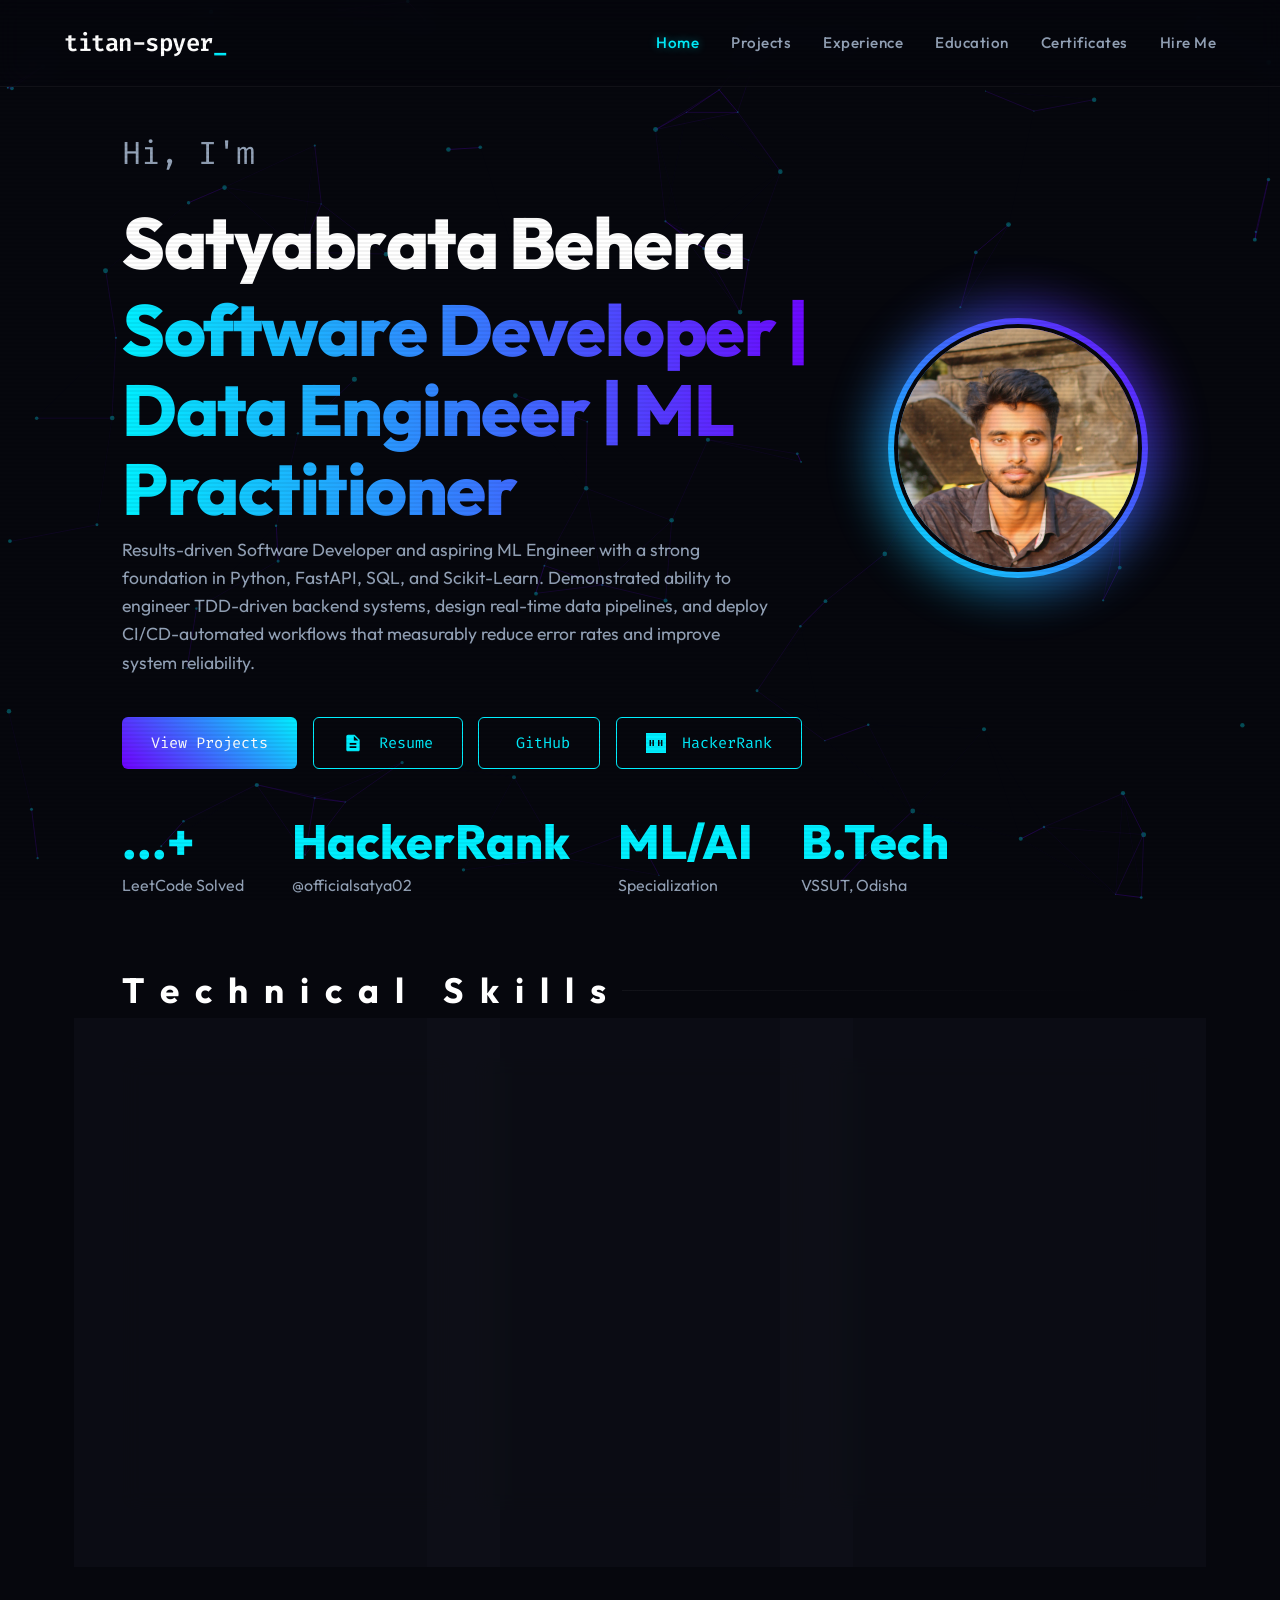
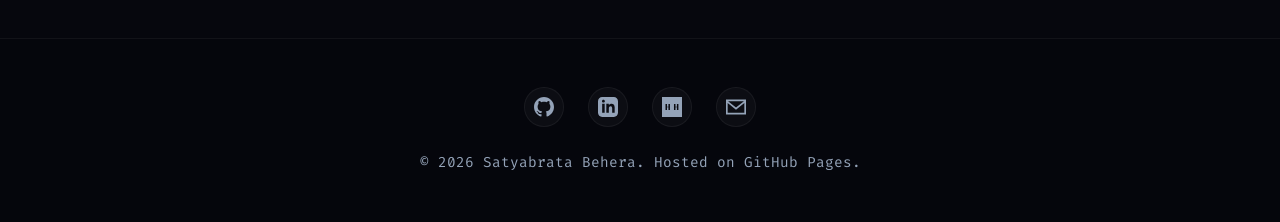
<file: index.html>
<!-- This is the index.html file for Satyabrata Behera's personal website, serving as the homepage that introduces him as an aspiring software developer and data analyst. The page features a hero section with a brief introduction, a profile image, and links to his projects, resume, GitHub, and LinkedIn. It also includes a skills section that highlights his technical expertise in programming languages, frameworks, and core concepts. The design is modern and visually appealing, with interactive elements like a loading animation, custom cursor glow, and scroll progress indicator. The footer contains social media links and contact information. -->
<!DOCTYPE html>
<html lang="en">

<head>
    <meta charset="UTF-8">
    <meta name="viewport" content="width=device-width, initial-scale=1.0">
    <title>Satyabrata Behera (titan-spyer) | Software Developer, Data Engineer & ML Practitioner Portfolio</title>
    <meta name="description" content="Portfolio of Satyabrata Behera (titan-spyer): Software Developer, Data Engineer, and ML Practitioner. Explore projects in backend engineering, data pipelines, and machine learning.">
    <meta name="keywords" content="Satyabrata Behera, titan-spyer, titan spyer, Satyabrata Behera portfolio, Satyabrata Behera developer, data engineer, ML practitioner, machine learning engineer, software developer Odisha, VSSUT">
    
    <!-- Open Graph / Facebook -->
    <meta property="og:type" content="website">
    <meta property="og:url" content="https://titan-spyer.github.io/">
    <meta property="og:title" content="Satyabrata Behera (titan-spyer) | Software Developer, Data Engineer & ML Practitioner Portfolio">
    <meta property="og:description" content="Portfolio of Satyabrata Behera (titan-spyer): Software Developer, Data Engineer, and ML Practitioner. Explore projects in backend engineering, data pipelines, and machine learning.">
    <meta property="og:image" content="https://titan-spyer.github.io/assets/images/profile.JPG">

    <!-- Twitter -->
    <meta property="twitter:card" content="summary_large_image">
    <meta property="twitter:url" content="https://titan-spyer.github.io/">
    <meta property="twitter:title" content="Satyabrata Behera (titan-spyer) | Software Developer, Data Engineer & ML Practitioner Portfolio">
    <meta property="twitter:description" content="Portfolio of Satyabrata Behera (titan-spyer): Software Developer, Data Engineer, and ML Practitioner. Explore projects in backend engineering, data pipelines, and machine learning.">
    <meta property="twitter:image" content="https://titan-spyer.github.io/assets/images/profile.JPG">

    <link rel="stylesheet" href="assets/css/style.css">

    <!-- Structured Data JSON-LD -->
    <script type="application/ld+json">
    {
      "@context": "https://schema.org",
      "@type": "Person",
      "name": "Satyabrata Behera",
      "alternateName": "titan-spyer",
      "url": "https://titan-spyer.github.io/",
      "image": "https://titan-spyer.github.io/assets/images/profile.JPG",
      "sameAs": [
        "https://github.com/titan-spyer",
        "https://linkedin.com/in/satya-brata-behera",
        "https://leetcode.com/mr-satya02/",
        "https://www.hackerrank.com/profile/officialsatya02"
      ],
      "jobTitle": "Software Developer, Data Engineer & ML Practitioner",
      "alumniOf": {
        "@type": "CollegeOrUniversity",
        "name": "Veer Surendra Sai University of Technology (VSSUT)",
        "sameAs": "https://vssut.ac.in/"
      }
    }
    </script>
</head>

<body>
    <div id="loader"><div class="spinner"></div></div>
    <div id="cursor-glow"></div>
    <div id="scroll-progress"></div>
    <div class="crt-scanlines"></div>
    <canvas id="bg-canvas"></canvas>

    <nav>
        <a href="index.html" class="nav-logo">titan-spyer</a>
        <div class="nav-toggle" id="nav-toggle">
            <span></span>
            <span></span>
            <span></span>
        </div>
        <ul class="nav-links" id="nav-links">
            <li><a href="index.html">Home</a></li>
            <li><a href="projects.html">Projects</a></li>
            <li><a href="experience.html">Experience</a></li>
            <li><a href="education.html">Education</a></li>
            <li><a href="certificates.html">Certificates</a></li>
            <li><a href="hire_me.html" class="nav-hire-me">Hire Me</a></li>
        </ul>
    </nav>

    <main class="container">
        <section class="hero">
            <div class="hero-layout">
                <div class="hero-text">
                    <h2>Hi, I'm</h2>
                    <h1>Satyabrata Behera</h1>
                    <h1 class="gradient-text">Software Developer | Data Engineer | ML Practitioner</h1>
                    <p>Results-driven Software Developer and aspiring ML Engineer with a strong foundation in Python, FastAPI, SQL, and Scikit-Learn. Demonstrated ability to engineer TDD-driven backend systems, design real-time data pipelines, and deploy CI/CD-automated workflows that measurably reduce error rates and improve system reliability.</p>

                    <div class="hero-buttons">
                        <a href="projects.html" class="btn btn-primary">View Projects</a>
                        <a href="assets/resume.pdf" target="_blank" class="btn">
                            <svg viewBox="0 0 24 24" width="20" height="20" fill="currentColor"
                                style="margin-right: 8px; vertical-align: middle;">
                                <path d="M14 2H6c-1.1 0-1.99.9-1.99 2L4 20c0 1.1.89 2 1.99 2H18c1.1 0 2-.9 2-2V8l-6-6zm2 16H8v-2h8v2zm0-4H8v-2h8v2zm-3-5V3.5L18.5 9H13z"/>
                            </svg>
                            Resume
                        </a>
                        <a href="https://github.com/titan-spyer/" target="_blank" class="btn">
                            <svg viewBox="0 0 24 24">
                                <path
                                    d="M12 0c-6.626 0-12 5.373-12 12 0 5.302 3.438 9.8 8.207 11.387.599.111.793-.261.793-.577v-2.234c-3.338.726-4.033-1.416-4.033-1.416-.546-1.387-1.333-1.756-1.333-1.756-1.089-.745.083-.729.083-.729 1.205.084 1.839 1.237 1.839 1.237 1.07 1.834 2.807 1.304 3.492.997.107-.775.418-1.305.762-1.604-2.665-.305-5.467-1.334-5.467-5.931 0-1.311.469-2.381 1.236-3.221-.124-.303-.535-1.524.117-3.176 0 0 1.008-.322 3.301 1.23.957-.266 1.983-.399 3.003-.404 1.02.005 2.047.138 3.006.404 2.291-1.552 3.297-1.23 3.297-1.23.653 1.653.242 2.874.118 3.176.77.84 1.235 1.911 1.235 3.221 0 4.609-2.807 5.624-5.479 5.921.43.372.823 1.102.823 2.222v3.293c0 .319.192.694.801.576 4.765-1.589 8.199-6.086 8.199-11.386 0-6.627-5.373-12-12-12z" />
                            </svg>
                            GitHub
                        </a>
                        <a href="https://www.hackerrank.com/profile/officialsatya02" target="_blank" class="btn">
                            <svg viewBox="0 0 24 24" width="20" height="20" fill="currentColor"
                                style="margin-right: 8px; vertical-align: middle;">
                                <path d="M0 0v24h24V0H0zm9.531 15.698h-1.8v-3.418H6.004v3.418h-1.8V8.302h1.8v3.421h1.727V8.302h1.8v7.396zm10.165 0h-1.8v-3.418h-1.727v3.418h-1.8V8.302h1.8v3.421h1.727V8.302h1.8v7.396z"/>
                            </svg>
                            HackerRank
                        </a>
                    </div>
                </div>

                <div class="hero-image-container">
                    <div class="glow-wrap">
                        <img src="assets/images/profile.JPG" alt="Satyabrata Behera" class="profile-img">
                    </div>
                </div>
            </div>

            <div class="stats">
                <a href="https://leetcode.com/mr-satya02/" target="_blank" class="stat-item">
                    <span id="leetcode-count">...+</span>
                    <p>LeetCode Solved</p>
                </a>
                <a href="https://www.hackerrank.com/profile/officialsatya02" target="_blank" class="stat-item">
                    <span>HackerRank</span>
                    <p>@officialsatya02</p>
                </a>
                <div class="stat-item">
                    <span>ML/AI</span>
                    <p>Specialization</p>
                </div>
                <div class="stat-item">
                    <span>B.Tech</span>
                    <p>VSSUT, Odisha</p>
                </div>
            </div>
        </section>

        <section class="skills-section">
            <h2 class="section-title">Technical Skills</h2>
            <div class="skills-grid">
                <div class="glass-card">
                    <div class="skill-category">
                        <h3>Languages</h3>
                        <div class="skill-tags">
                            <a href="https://github.com/titan-spyer/python-engineering-lab" class="skill-tag"
                                title="https://github.com/titan-spyer/python-engineering-lab">Python</a>
                            <a href="https://github.com/titan-spyer/c-codespace-" class="skill-tag"
                                title="https://github.com/titan-spyer/c-codespace-">C/C++</a>
                            <a href="https://github.com/titan-spyer/SQL" class="skill-tag"
                                title="https://github.com/titan-spyer/SQL">SQL</a>
                            <a href="https://github.com/titan-spyer/Food-website" class="skill-tag"
                                title="https://github.com/titan-spyer/Food-website">HTML5</a>
                            <a href="https://github.com/titan-spyer/Food-website" class="skill-tag"
                                title="https://github.com/titan-spyer/Food-website">CSS3</a>
                        </div>
                    </div>
                </div>
                <div class="glass-card">
                    <div class="skill-category">
                        <h3>Frameworks & Libraries</h3>
                        <div class="skill-tags">
                            <a href="https://github.com/titan-spyer/Credit_score" class="skill-tag"
                                title="https://github.com/titan-spyer/Credit_score">Pandas</a>
                            <a href="https://github.com/titan-spyer/Emotion_Recognition" class="skill-tag"
                                title="https://github.com/titan-spyer/Emotion_Recognition">NumPy</a>
                            <a href="#" class="skill-tag" title="Add Repo URL Here">Matplotlib</a>
                            <a href="https://github.com/titan-spyer/Bold-fitness" class="skill-tag"
                                title="https://github.com/titan-spyer/Bold-fitness">Flask</a>
                            <a href="https://github.com/titan-spyer/election-buddy" class="skill-tag"
                                title="https://github.com/titan-spyer/election-buddy">Django</a>
                            <a href="https://github.com/titan-spyer/smartclass_scheduling" class="skill-tag"
                                title="https://github.com/titan-spyer/smartclass_scheduling">FastAPI</a>
                        </div>
                    </div>
                </div>
                <div class="glass-card">
                    <div class="skill-category">
                        <h3>Core Concepts & DevOps</h3>
                        <div class="skill-tags">
                            <a href="https://github.com/titan-spyer/ML_Price_Prediction" class="skill-tag"
                                title="https://github.com/titan-spyer/ML_Price_Prediction">Machine Learning</a>
                            <a href="https://github.com/titan-spyer/election-buddy" class="skill-tag"
                                title="https://github.com/titan-spyer/election-buddy">Gemini AI</a>
                            <a href="https://github.com/titan-spyer/ipl_prediction" class="skill-tag"
                                title="https://github.com/titan-spyer/ipl_prediction">Deep Learning</a>
                            <a href="https://github.com/titan-spyer/leetcode-solutions" class="skill-tag"
                                title="https://github.com/titan-spyer/leetcode-solutions">DSA</a>
                            <a href="https://www.hackerrank.com/profile/officialsatya02" target="_blank" class="skill-tag"
                                title="https://www.hackerrank.com/profile/officialsatya02">HackerRank Profile</a>
                            <a href="https://github.com/titan-spyer/library_management" class="skill-tag"
                                title="https://github.com/titan-spyer/library_management">Backend Architecture</a>
                            <a href="#" class="skill-tag" title="Add Repo URL Here">Git / GitHub Actions</a>
                            <a href="https://github.com/titan-spyer/Streamranger" class="skill-tag"
                                title="https://github.com/titan-spyer/Streamranger">IoT / Embedded Systems</a>
                            <a href="#" class="skill-tag" title="MATLAB">MATLAB</a>
                            <a href="#" class="skill-tag" title="AutoCAD">AutoCAD</a>
                        </div>
                    </div>
                </div>
            </div>
        </section>
    </main>

    <footer>
        <div class="social-links">
            <a href="https://github.com/titan-spyer" target="_blank" title="GitHub">
                <svg viewBox="0 0 24 24">
                    <path
                        d="M12 0c-6.626 0-12 5.373-12 12 0 5.302 3.438 9.8 8.207 11.387.599.111.793-.261.793-.577v-2.234c-3.338.726-4.033-1.416-4.033-1.416-.546-1.387-1.333-1.756-1.333-1.756-1.089-.745.083-.729.083-.729 1.205.084 1.839 1.237 1.839 1.237 1.07 1.834 2.807 1.304 3.492.997.107-.775.418-1.305.762-1.604-2.665-.305-5.467-1.334-5.467-5.931 0-1.311.469-2.381 1.236-3.221-.124-.303-.535-1.524.117-3.176 0 0 1.008-.322 3.301 1.23.957-.266 1.983-.399 3.003-.404 1.02.005 2.047.138 3.006.404 2.291-1.552 3.297-1.23 3.297-1.23.653 1.653.242 2.874.118 3.176.77.84 1.235 1.911 1.235 3.221 0 4.609-2.807 5.624-5.479 5.921.43.372.823 1.102.823 2.222v3.293c0 .319.192.694.801.576 4.765-1.589 8.199-6.086 8.199-11.386 0-6.627-5.373-12-12-12z" />
                </svg>
            </a>
            <a href="https://linkedin.com/in/satya-brata-behera" target="_blank" title="LinkedIn">
                <svg viewBox="0 0 24 24">
                    <path
                        d="M19 0h-14c-2.761 0-5 2.239-5 5v14c0 2.761 2.239 5 5 5h14c2.762 0 5-2.239 5-5v-14c0-2.761-2.238-5-5-5zm-11 19h-3v-11h3v11zm-1.5-12.268c-.966 0-1.75-.79-1.75-1.764s.784-1.764 1.75-1.764 1.75.79 1.75 1.764-.783 1.764-1.75 1.764zm13.5 12.268h-3v-5.604c0-3.368-4-3.113-4 0v5.604h-3v-11h3v1.765c1.396-2.586 7-2.777 7 2.476v6.759z" />
                </svg>
            </a>
            <a href="https://www.hackerrank.com/profile/officialsatya02" target="_blank" title="HackerRank">
                <svg viewBox="0 0 24 24">
                    <path
                        d="M0 0v24h24V0H0zm9.531 15.698h-1.8v-3.418H6.004v3.418h-1.8V8.302h1.8v3.421h1.727V8.302h1.8v7.396zm10.165 0h-1.8v-3.418h-1.727v3.418h-1.8V8.302h1.8v3.421h1.727V8.302h1.8v7.396z" />
                </svg>
            </a>
            <a href="mailto:mr.satya02@gmail.com" title="Email">
                <svg viewBox="0 0 24 24">
                    <path
                        d="M0 3v18h24v-18h-24zm21.518 2l-9.518 7.713-9.518-7.713h19.036zm-19.518 14v-11.817l10 8.104 10-8.104v11.817h-20z" />
                </svg>
            </a>
        </div>
        <p>&copy; 2026 Satyabrata Behera. Hosted on GitHub Pages.</p>
    </footer>

    <script src="assets/js/script.js"></script>
</body>

</html>
</file>
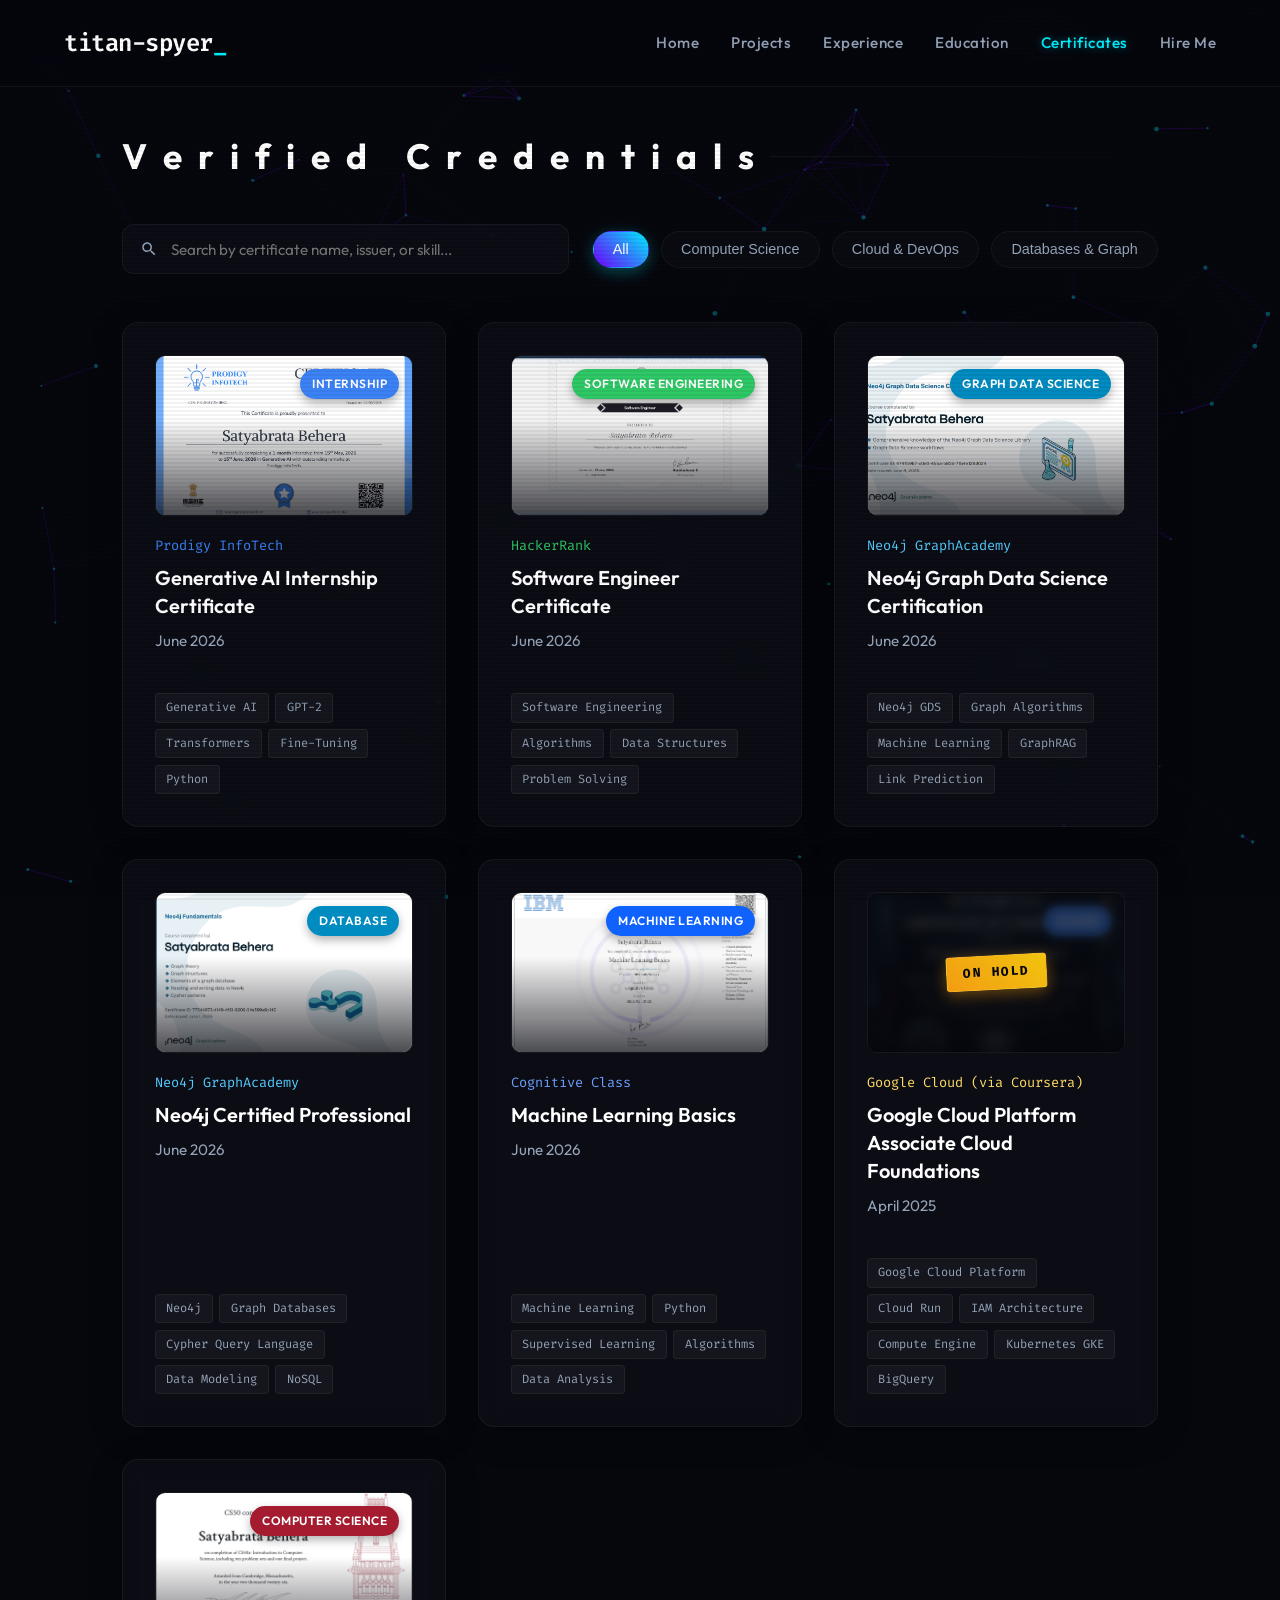
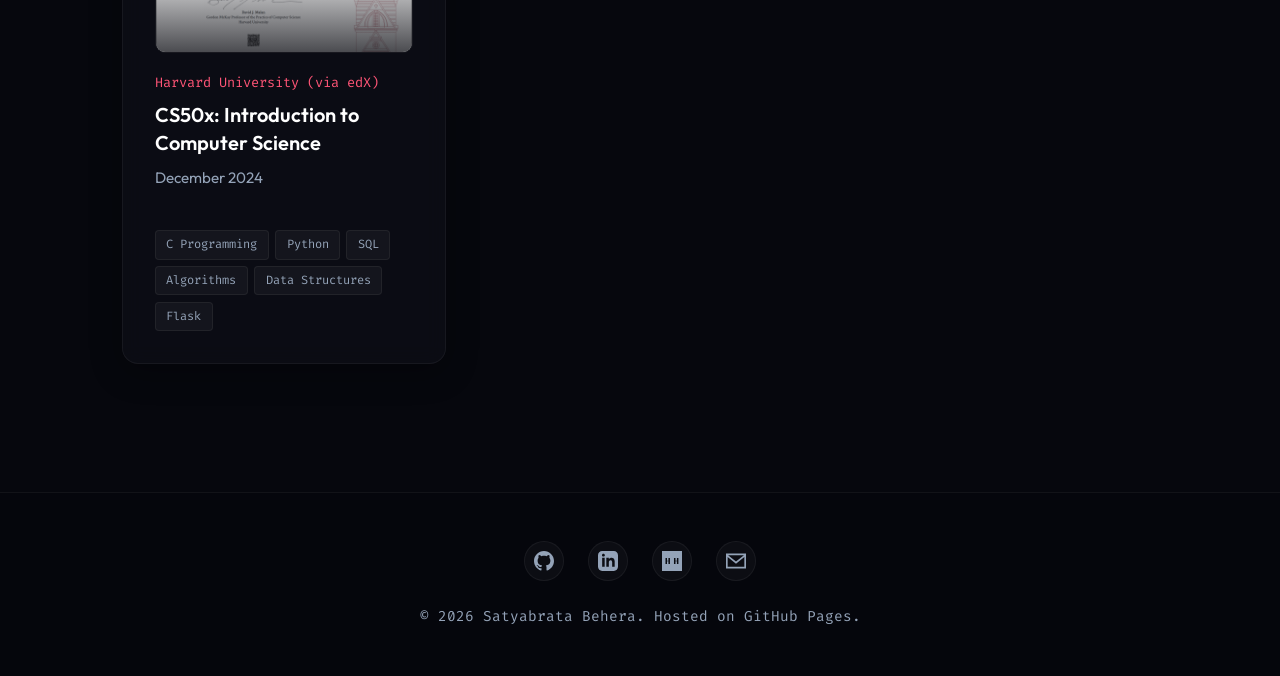
<file: certificates.html>
<!-- This is the certificates.html file for Satyabrata Behera's personal portfolio, showcasing his verified professional accomplishments (CS50, Neo4j, GCP, and more). The page integrates search functionality, dynamic classification filters, glowing brand spotlights, and a high-fidelity modal details lightbox. The design maintains complete cohesion with the rest of the site's dark glassmorphic sci-fi aesthetic. -->
<!DOCTYPE html>
<html lang="en">
<head>
    <meta charset="UTF-8">
    <meta name="viewport" content="width=device-width, initial-scale=1.0">
    <title>Certificates | Satyabrata Behera (titan-spyer)</title>
    <meta name="description" content="Verified professional certifications and credentials of Satyabrata Behera (titan-spyer), including Harvard CS50, Neo4j Certified Professional, and Cognitive Class Machine Learning.">
    <meta name="keywords" content="Satyabrata Behera, titan-spyer, titan spyer, Satyabrata Behera certificates, CS50 Satyabrata Behera, Neo4j Certified Satyabrata Behera, Machine Learning Satyabrata Behera, credentials, portfolio">

    <!-- Open Graph / Facebook -->
    <meta property="og:type" content="website">
    <meta property="og:url" content="https://titan-spyer.github.io/certificates.html">
    <meta property="og:title" content="Certificates | Satyabrata Behera (titan-spyer)">
    <meta property="og:description" content="Verified professional certifications and credentials of Satyabrata Behera (titan-spyer), including Harvard CS50, Neo4j Certified Professional, and Cognitive Class Machine Learning.">
    <meta property="og:image" content="https://titan-spyer.github.io/assets/images/cert_neo4j.png">

    <!-- Twitter -->
    <meta property="twitter:card" content="summary_large_image">
    <meta property="twitter:url" content="https://titan-spyer.github.io/certificates.html">
    <meta property="twitter:title" content="Certificates | Satyabrata Behera (titan-spyer)">
    <meta property="twitter:description" content="Verified professional certifications and credentials of Satyabrata Behera (titan-spyer), including Harvard CS50, Neo4j Certified Professional, and Cognitive Class Machine Learning.">
    <meta property="twitter:image" content="https://titan-spyer.github.io/assets/images/cert_neo4j.png">

    <link rel="stylesheet" href="assets/css/style.css">
    <link rel="stylesheet" href="assets/css/certificates.css">

    <!-- Structured Data JSON-LD -->
    <script type="application/ld+json">
    {
      "@context": "https://schema.org",
      "@type": "ItemList",
      "name": "Satyabrata Behera's Certificates",
      "description": "Verified professional credentials and course accomplishments of Satyabrata Behera (titan-spyer).",
      "itemListElement": [
        {
          "@type": "ListItem",
          "position": 1,
          "item": {
            "@type": "EducationalOccupationalCredential",
            "name": "Neo4j Graph Data Science Certification",
            "credentialCategory": "Database & Graph Technology / Data Science",
            "recognizedBy": {
              "@type": "Organization",
              "name": "Neo4j GraphAcademy"
            }
          }
        },
        {
          "@type": "ListItem",
          "position": 2,
          "item": {
            "@type": "EducationalOccupationalCredential",
            "name": "Neo4j Certified Professional",
            "credentialCategory": "Database & Graph Technology",
            "recognizedBy": {
              "@type": "Organization",
              "name": "Neo4j GraphAcademy"
            }
          }
        },
        {
          "@type": "ListItem",
          "position": 3,
          "item": {
            "@type": "EducationalOccupationalCredential",
            "name": "Machine Learning Basics",
            "credentialCategory": "Machine Learning & AI",
            "recognizedBy": {
              "@type": "Organization",
              "name": "Cognitive Class"
            }
          }
        },
        {
          "@type": "ListItem",
          "position": 4,
          "item": {
            "@type": "EducationalOccupationalCredential",
            "name": "CS50x: Introduction to Computer Science",
            "credentialCategory": "Computer Science",
            "recognizedBy": {
              "@type": "Organization",
              "name": "Harvard University (via edX)"
            }
          }
        }
      ]
    }
    </script>
</head>
<body>
    <div id="loader"><div class="spinner"></div></div>
    <div id="cursor-glow"></div>
    <div id="scroll-progress"></div>
    <div class="crt-scanlines"></div>
    <canvas id="bg-canvas"></canvas>
    
    <nav>
        <a href="index.html" class="nav-logo">titan-spyer</a>
        <div class="nav-toggle" id="nav-toggle">
            <span></span>
            <span></span>
            <span></span>
        </div>
        <ul class="nav-links" id="nav-links">
            <li><a href="index.html">Home</a></li>
            <li><a href="projects.html">Projects</a></li>
            <li><a href="experience.html">Experience</a></li>
            <li><a href="education.html">Education</a></li>
            <li><a href="certificates.html" class="active">Certificates</a></li>
            <li><a href="hire_me.html" class="nav-hire-me">Hire Me</a></li>
        </ul>
    </nav>

    <main class="container">
        <section>
            <h2 class="section-title" style="margin-bottom: 2.5rem;">Verified Credentials</h2>
            
            <!-- Controls: Search and Categories -->
            <div class="controls-container">
                <div class="search-wrapper">
                    <input type="text" id="search-input" class="search-input" placeholder="Search by certificate name, issuer, or skill...">
                    <svg class="search-icon" viewBox="0 0 24 24">
                        <path d="M15.5 14h-.79l-.28-.27C15.41 12.59 16 11.11 16 9.5 16 5.91 13.09 3 9.5 3S3 5.91 3 9.5 5.91 16 9.5 16c1.61 0 3.09-.59 4.23-1.57l.27.28v.79l5 4.99L20.49 19l-4.99-5zm-6 0C7.01 14 5 11.99 5 9.5S7.01 5 9.5 5 14 7.01 14 9.5 11.99 14 9.5 14z"/>
                    </svg>
                </div>
                
                <ul class="filter-tabs">
                    <li><button class="filter-btn active" data-filter="all">All</button></li>
                    <li><button class="filter-btn" data-filter="cs">Computer Science</button></li>
                    <li><button class="filter-btn" data-filter="cloud">Cloud & DevOps</button></li>
                    <li><button class="filter-btn" data-filter="database">Databases & Graph</button></li>
                </ul>
            </div>
            
            <!-- Certificates Grid Display -->
            <div class="certs-grid" id="certs-grid">
                <!-- Dynamically populated via assets/js/certificates.js -->
            </div>
        </section>
    </main>

    <!-- Details Lightbox Modal -->
    <div class="modal-overlay" id="modal-overlay">
        <div class="modal-container" id="modal-container">
            <!-- Dynamically populated via assets/js/certificates.js -->
        </div>
    </div>

    <footer>
        <div class="social-links">
            <a href="https://github.com/titan-spyer" target="_blank" title="GitHub">
                <svg viewBox="0 0 24 24"><path d="M12 0c-6.626 0-12 5.373-12 12 0 5.302 3.438 9.8 8.207 11.387.599.111.793-.261.793-.577v-2.234c-3.338.726-4.033-1.416-4.033-1.416-.546-1.387-1.333-1.756-1.333-1.756-1.089-.745.083-.729.083-.729 1.205.084 1.839 1.237 1.839 1.237 1.07 1.834 2.807 1.304 3.492.997.107-.775.418-1.305.762-1.604-2.665-.305-5.467-1.334-5.467-5.931 0-1.311.469-2.381 1.236-3.221-.124-.303-.535-1.524.117-3.176 0 0 1.008-.322 3.301 1.23.957-.266 1.983-.399 3.003-.404 1.02.005 2.047.138 3.006.404 2.291-1.552 3.297-1.23 3.297-1.23.653 1.653.242 2.874.118 3.176.77.84 1.235 1.911 1.235 3.221 0 4.609-2.807 5.624-5.479 5.921.43.372.823 1.102.823 2.222v3.293c0 .319.192.694.801.576 4.765-1.589 8.199-6.086 8.199-11.386 0-6.627-5.373-12-12-12z"/></svg>
            </a>
            <a href="https://linkedin.com/in/satya-brata-behera" target="_blank" title="LinkedIn">
                <svg viewBox="0 0 24 24"><path d="M19 0h-14c-2.761 0-5 2.239-5 5v14c0 2.761 2.239 5 5 5h14c2.762 0 5-2.239 5-5v-14c0-2.761-2.238-5-5-5zm-11 19h-3v-11h3v11zm-1.5-12.268c-.966 0-1.75-.79-1.75-1.764s.784-1.764 1.75-1.764 1.75.79 1.75 1.764-.783 1.764-1.75 1.764zm13.5 12.268h-3v-5.604c0-3.368-4-3.113-4 0v5.604h-3v-11h3v1.765c1.396-2.586 7-2.777 7 2.476v6.759z"/></svg>
            </a>
            <a href="https://www.hackerrank.com/profile/officialsatya02" target="_blank" title="HackerRank">
                <svg viewBox="0 0 24 24"><path d="M0 0v24h24V0H0zm9.531 15.698h-1.8v-3.418H6.004v3.418h-1.8V8.302h1.8v3.421h1.727V8.302h1.8v7.396zm10.165 0h-1.8v-3.418h-1.727v3.418h-1.8V8.302h1.8v3.421h1.727V8.302h1.8v7.396z"/></svg>
            </a>
            <a href="mailto:mr.satya02@gmail.com" title="Email">
                <svg viewBox="0 0 24 24"><path d="M0 3v18h24v-18h-24zm21.518 2l-9.518 7.713-9.518-7.713h19.036zm-19.518 14v-11.817l10 8.104 10-8.104v11.817h-20z"/></svg>
            </a>
        </div>
        <p>&copy; 2026 Satyabrata Behera. Hosted on GitHub Pages.</p>
    </footer>

    <!-- Scripts -->
    <script src="assets/js/script.js"></script>
    <script src="assets/js/certificates.js"></script>
</body>
</html>
</file>
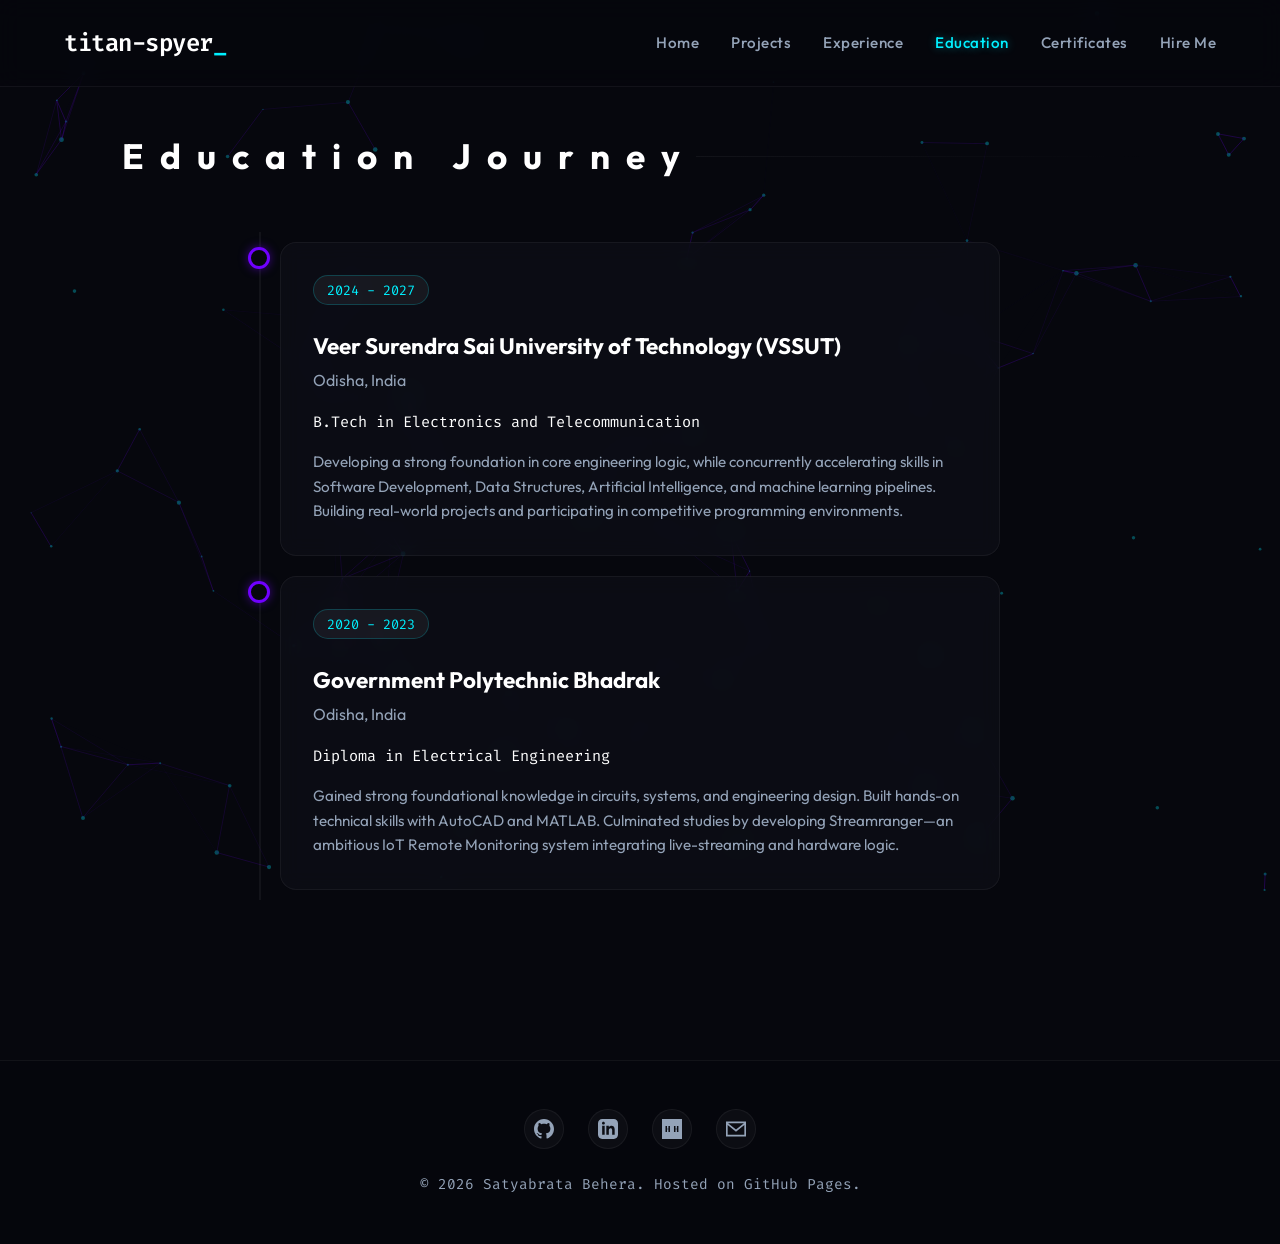
<file: education.html>
<!-- This is the education.html file for Satyabrata Behera's personal website, detailing his educational background. The page includes a timeline of his studies at VSSUT and Government Polytechnic Bhadrak, along with descriptions of his academic focus and projects. The design is consistent with the rest of the site, featuring a dark theme and modern typography. -->
<!DOCTYPE html>
<html lang="en">
<head>
    <meta charset="UTF-8">
    <meta name="viewport" content="width=device-width, initial-scale=1.0">
    <title>Education | Satyabrata Behera (titan-spyer)</title>
    <meta name="description" content="Academic journey of Satyabrata Behera (titan-spyer), pursuing B.Tech in Electronics & Telecommunication at VSSUT, Odisha, and holding a Diploma in Electrical Engineering.">
    <meta name="keywords" content="Satyabrata Behera, titan-spyer, titan spyer, Satyabrata Behera education, VSSUT, Government Polytechnic Bhadrak, B.Tech Electronics, BTech VSSUT">

    <!-- Open Graph / Facebook -->
    <meta property="og:type" content="website">
    <meta property="og:url" content="https://titan-spyer.github.io/education.html">
    <meta property="og:title" content="Education | Satyabrata Behera (titan-spyer)">
    <meta property="og:description" content="Academic journey of Satyabrata Behera (titan-spyer), pursuing B.Tech in Electronics & Telecommunication at VSSUT, Odisha, and holding a Diploma in Electrical Engineering.">
    <meta property="og:image" content="https://titan-spyer.github.io/assets/images/profile.JPG">

    <!-- Twitter -->
    <meta property="twitter:card" content="summary_large_image">
    <meta property="twitter:url" content="https://titan-spyer.github.io/education.html">
    <meta property="twitter:title" content="Education | Satyabrata Behera (titan-spyer)">
    <meta property="twitter:description" content="Academic journey of Satyabrata Behera (titan-spyer), pursuing B.Tech in Electronics & Telecommunication at VSSUT, Odisha, and holding a Diploma in Electrical Engineering.">
    <meta property="twitter:image" content="https://titan-spyer.github.io/assets/images/profile.JPG">

    <link rel="stylesheet" href="assets/css/style.css">
</head>
<body>
    <canvas id="bg-canvas"></canvas>
    
    <nav>
        <a href="index.html" class="nav-logo">titan-spyer</a>
        <div class="nav-toggle" id="nav-toggle">
            <span></span>
            <span></span>
            <span></span>
        </div>
        <ul class="nav-links" id="nav-links">
            <li><a href="index.html">Home</a></li>
            <li><a href="projects.html">Projects</a></li>
            <li><a href="experience.html">Experience</a></li>
            <li><a href="education.html">Education</a></li>
            <li><a href="certificates.html">Certificates</a></li>
            <li><a href="hire_me.html" class="nav-hire-me">Hire Me</a></li>
        </ul>
    </nav>

    <main class="container">
        <section>
            <h2 class="section-title" style="margin-bottom: 3rem;">Education Journey</h2>
            
            <div class="timeline">
                <div class="timeline-item">
                    <div class="timeline-content">
                        <span class="timeline-date">2024 - 2027</span>
                        <h3>Veer Surendra Sai University of Technology (VSSUT)</h3>
                        <h4>Odisha, India</h4>
                        <p style="color: #fff; margin-bottom: 1rem; font-family: 'Fira Code', monospace; font-size: 0.95rem;">
                            B.Tech in Electronics and Telecommunication
                        </p>
                        <p style="color: var(--text-muted); font-size: 0.95rem; line-height: 1.6;">
                            Developing a strong foundation in core engineering logic, while concurrently accelerating skills in Software Development, Data Structures, Artificial Intelligence, and machine learning pipelines. Building real-world projects and participating in competitive programming environments.
                        </p>
                    </div>
                </div>
                
                <!-- Diploma -->
                <div class="timeline-item">
                    <div class="timeline-content">
                        <span class="timeline-date">2020 - 2023</span>
                        <h3>Government Polytechnic Bhadrak</h3>
                        <h4>Odisha, India</h4>
                        <p style="color: #fff; margin-bottom: 1rem; font-family: 'Fira Code', monospace; font-size: 0.95rem;">
                            Diploma in Electrical Engineering
                        </p>
                        <p style="color: var(--text-muted); font-size: 0.95rem; line-height: 1.6;">
                            Gained strong foundational knowledge in circuits, systems, and engineering design. Built hands-on technical skills with AutoCAD and MATLAB. Culminated studies by developing Streamranger—an ambitious IoT Remote Monitoring system integrating live-streaming and hardware logic.
                        </p>
                    </div>
                </div>
            </div>
        </section>
    </main>

    <footer>
        <div class="social-links">
            <a href="https://github.com/titan-spyer" target="_blank" title="GitHub">
                <svg viewBox="0 0 24 24"><path d="M12 0c-6.626 0-12 5.373-12 12 0 5.302 3.438 9.8 8.207 11.387.599.111.793-.261.793-.577v-2.234c-3.338.726-4.033-1.416-4.033-1.416-.546-1.387-1.333-1.756-1.333-1.756-1.089-.745.083-.729.083-.729 1.205.084 1.839 1.237 1.839 1.237 1.07 1.834 2.807 1.304 3.492.997.107-.775.418-1.305.762-1.604-2.665-.305-5.467-1.334-5.467-5.931 0-1.311.469-2.381 1.236-3.221-.124-.303-.535-1.524.117-3.176 0 0 1.008-.322 3.301 1.23.957-.266 1.983-.399 3.003-.404 1.02.005 2.047.138 3.006.404 2.291-1.552 3.297-1.23 3.297-1.23.653 1.653.242 2.874.118 3.176.77.84 1.235 1.911 1.235 3.221 0 4.609-2.807 5.624-5.479 5.921.43.372.823 1.102.823 2.222v3.293c0 .319.192.694.801.576 4.765-1.589 8.199-6.086 8.199-11.386 0-6.627-5.373-12-12-12z"/></svg>
            </a>
            <a href="https://linkedin.com/in/satya-brata-behera" target="_blank" title="LinkedIn">
                <svg viewBox="0 0 24 24"><path d="M19 0h-14c-2.761 0-5 2.239-5 5v14c0 2.761 2.239 5 5 5h14c2.762 0 5-2.239 5-5v-14c0-2.761-2.238-5-5-5zm-11 19h-3v-11h3v11zm-1.5-12.268c-.966 0-1.75-.79-1.75-1.764s.784-1.764 1.75-1.764 1.75.79 1.75 1.764-.783 1.764-1.75 1.764zm13.5 12.268h-3v-5.604c0-3.368-4-3.113-4 0v5.604h-3v-11h3v1.765c1.396-2.586 7-2.777 7 2.476v6.759z"/></svg>
            </a>
            <a href="https://www.hackerrank.com/profile/officialsatya02" target="_blank" title="HackerRank">
                <svg viewBox="0 0 24 24"><path d="M0 0v24h24V0H0zm9.531 15.698h-1.8v-3.418H6.004v3.418h-1.8V8.302h1.8v3.421h1.727V8.302h1.8v7.396zm10.165 0h-1.8v-3.418h-1.727v3.418h-1.8V8.302h1.8v3.421h1.727V8.302h1.8v7.396z"/></svg>
            </a>
            <a href="mailto:mr.satya02@gmail.com" title="Email">
                <svg viewBox="0 0 24 24"><path d="M0 3v18h24v-18h-24zm21.518 2l-9.518 7.713-9.518-7.713h19.036zm-19.518 14v-11.817l10 8.104 10-8.104v11.817h-20z"/></svg>
            </a>
        </div>
        <p>&copy; 2026 Satyabrata Behera. Hosted on GitHub Pages.</p>
    </footer>

    <script src="assets/js/script.js"></script>
</body>
</html>
</file>
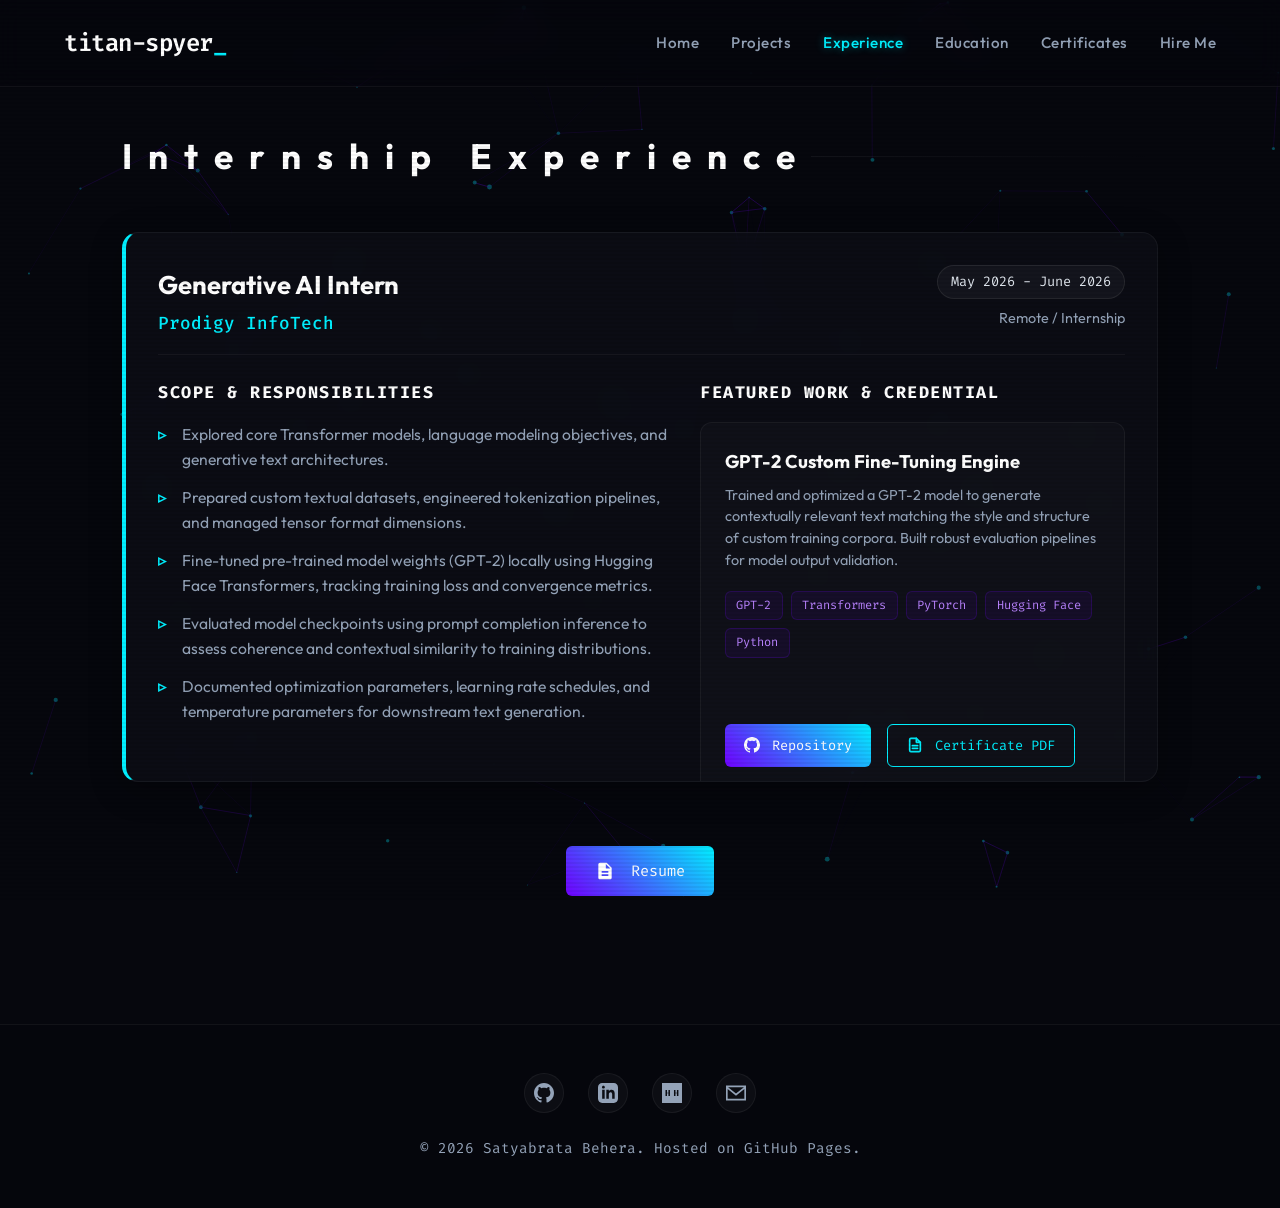
<file: experience.html>
<!-- This is the experience.html file for Satyabrata Behera's personal portfolio, showcasing his professional internship experiences, key projects built during them, and associated certifications. The layout is designed to maintain absolute consistency with the dark glassmorphic sci-fi aesthetic, complete with dynamic background canvas, custom cursor glow, scanlines, and entrance animations. -->
<!DOCTYPE html>
<html lang="en">

<head>
    <meta charset="UTF-8">
    <meta name="viewport" content="width=device-width, initial-scale=1.0">
    <title>Experience | Satyabrata Behera (titan-spyer)</title>
    <meta name="description"
        content="Professional experience and internships of Satyabrata Behera (titan-spyer), including his role as a Generative AI Intern at Prodigy InfoTech, and key machine learning projects.">
    <meta name="keywords"
        content="Satyabrata Behera, titan-spyer, titan spyer, Satyabrata Behera experience, Prodigy InfoTech, Generative AI internship, GPT-2 fine-tuning, ML engineer experience">

    <!-- Open Graph / Facebook -->
    <meta property="og:type" content="website">
    <meta property="og:url" content="https://titan-spyer.github.io/experience.html">
    <meta property="og:title" content="Experience | Satyabrata Behera (titan-spyer)">
    <meta property="og:description"
        content="Professional experience and internships of Satyabrata Behera (titan-spyer), including his role as a Generative AI Intern at Prodigy InfoTech, and key machine learning projects.">
    <meta property="og:image" content="https://titan-spyer.github.io/assets/images/profile.JPG">

    <!-- Twitter -->
    <meta property="twitter:card" content="summary_large_image">
    <meta property="twitter:url" content="https://titan-spyer.github.io/experience.html">
    <meta property="twitter:title" content="Experience | Satyabrata Behera (titan-spyer)">
    <meta property="twitter:description"
        content="Professional experience and internships of Satyabrata Behera (titan-spyer), including his role as a Generative AI Intern at Prodigy InfoTech, and key machine learning projects.">
    <meta property="twitter:image" content="https://titan-spyer.github.io/assets/images/profile.JPG">

    <link rel="stylesheet" href="assets/css/style.css">
    <style>
        .experience-grid {
            display: grid;
            grid-template-columns: 1fr;
            gap: 2.5rem;
            margin-top: 2rem;
        }

        .exp-card {
            position: relative;
            overflow: hidden;
            border-left: 4px solid var(--accent-1);
            transition: all 0.4s cubic-bezier(0.25, 0.8, 0.25, 1);
        }

        .exp-card:hover {
            border-left-color: var(--accent-2);
            box-shadow: 0 12px 40px rgba(0, 240, 255, 0.15);
        }

        .exp-header {
            display: flex;
            justify-content: space-between;
            align-items: flex-start;
            flex-wrap: wrap;
            gap: 1rem;
            margin-bottom: 1.5rem;
            border-bottom: 1px solid rgba(255, 255, 255, 0.05);
            padding-bottom: 1rem;
        }

        .exp-title-block h3 {
            font-size: 1.6rem;
            color: #fff;
            margin-bottom: 0.25rem;
            font-weight: 700;
        }

        .exp-company {
            font-family: 'Fira Code', monospace;
            color: var(--accent-1);
            font-size: 1.1rem;
            font-weight: 500;
        }

        .exp-meta {
            text-align: right;
        }

        .exp-date {
            display: inline-block;
            padding: 0.3rem 0.8rem;
            background: rgba(255, 255, 255, 0.04);
            border: 1px solid rgba(255, 255, 255, 0.08);
            border-radius: 20px;
            font-size: 0.85rem;
            font-family: 'Fira Code', monospace;
            color: var(--text-main);
            margin-bottom: 0.5rem;
        }

        .exp-location {
            font-size: 0.9rem;
            color: var(--text-muted);
            display: block;
        }

        .exp-body {
            display: grid;
            grid-template-columns: 1fr;
            gap: 2rem;
        }

        @media (min-width: 900px) {
            .exp-body {
                grid-template-columns: 1.2fr 1fr;
            }
        }

        .exp-description h4,
        .exp-project-showcase h4 {
            font-size: 1.05rem;
            text-transform: uppercase;
            letter-spacing: 1.5px;
            color: #fff;
            margin-bottom: 1rem;
            font-family: 'Fira Code', monospace;
        }

        .exp-description ul {
            list-style: none;
            padding-left: 0;
        }

        .exp-description li {
            position: relative;
            padding-left: 1.5rem;
            margin-bottom: 0.8rem;
            color: var(--text-muted);
            font-size: 0.98rem;
            line-height: 1.6;
        }

        .exp-description li::before {
            content: "▹";
            position: absolute;
            left: 0;
            color: var(--accent-1);
            font-weight: bold;
        }

        .exp-project-card {
            background: rgba(255, 255, 255, 0.02);
            border: 1px solid rgba(255, 255, 255, 0.05);
            border-radius: 12px;
            padding: 1.5rem;
            height: 100%;
            display: flex;
            flex-direction: column;
            justify-content: space-between;
            transition: all 0.3s ease;
        }

        .exp-project-card:hover {
            background: rgba(255, 255, 255, 0.03);
            border-color: rgba(0, 240, 255, 0.2);
            transform: translateY(-3px);
        }

        .exp-project-card h5 {
            font-size: 1.15rem;
            color: #fff;
            margin-bottom: 0.5rem;
        }

        .exp-project-card p {
            font-size: 0.9rem;
            color: var(--text-muted);
            line-height: 1.5;
            margin-bottom: 1.25rem;
        }

        .exp-skills {
            display: flex;
            flex-wrap: wrap;
            gap: 0.5rem;
            margin-bottom: 1.5rem;
        }

        .exp-skills span {
            background: rgba(112, 0, 255, 0.08);
            border: 1px solid rgba(112, 0, 255, 0.2);
            color: #b983ff;
            padding: 0.25rem 0.65rem;
            border-radius: 6px;
            font-size: 0.75rem;
            font-family: 'Fira Code', monospace;
        }

        .exp-links {
            display: flex;
            gap: 1rem;
            flex-wrap: wrap;
        }

        .exp-links .btn {
            padding: 0.6rem 1.2rem;
            font-size: 0.85rem;
        }

        @media (max-width: 768px) {
            .exp-header {
                flex-direction: column;
                align-items: flex-start;
            }

            .exp-meta {
                text-align: left;
            }
        }
    </style>

    <!-- Structured Data JSON-LD -->
    <script type="application/ld+json">
    {
      "@context": "https://schema.org",
      "@type": "Person",
      "name": "Satyabrata Behera",
      "url": "https://titan-spyer.github.io/",
      "hasCredential": [
        {
          "@type": "EducationalOccupationalCredential",
          "name": "Prodigy InfoTech Generative AI Internship Certificate",
          "recognizedBy": {
            "@type": "Organization",
            "name": "Prodigy InfoTech"
          }
        }
      ]
    }
    </script>
</head>

<body>
    <div id="loader">
        <div class="spinner"></div>
    </div>
    <div id="cursor-glow"></div>
    <div id="scroll-progress"></div>
    <div class="crt-scanlines"></div>
    <canvas id="bg-canvas"></canvas>

    <nav>
        <a href="index.html" class="nav-logo">titan-spyer</a>
        <div class="nav-toggle" id="nav-toggle">
            <span></span>
            <span></span>
            <span></span>
        </div>
        <ul class="nav-links" id="nav-links">
            <li><a href="index.html">Home</a></li>
            <li><a href="projects.html">Projects</a></li>
            <li><a href="experience.html" class="active">Experience</a></li>
            <li><a href="education.html">Education</a></li>
            <li><a href="certificates.html">Certificates</a></li>
            <li><a href="hire_me.html" class="nav-hire-me">Hire Me</a></li>
        </ul>
    </nav>

    <main class="container">
        <section>
            <h2 class="section-title" style="margin-bottom: 3rem;">Internship Experience</h2>

            <div class="experience-grid">
                <!-- Prodigy InfoTech Internship Card -->
                <div class="glass-card exp-card">
                    <div class="exp-header">
                        <div class="exp-title-block">
                            <h3>Generative AI Intern</h3>
                            <span class="exp-company">Prodigy InfoTech</span>
                        </div>
                        <div class="exp-meta">
                            <span class="exp-date">May 2026 - June 2026</span>
                            <span class="exp-location">Remote / Internship</span>
                        </div>
                    </div>

                    <div class="exp-body">
                        <!-- Left Details Column -->
                        <div class="exp-description">
                            <h4>Scope & Responsibilities</h4>
                            <ul>
                                <li>Explored core Transformer models, language modeling objectives, and generative text
                                    architectures.</li>
                                <li>Prepared custom textual datasets, engineered tokenization pipelines, and managed
                                    tensor format dimensions.</li>
                                <li>Fine-tuned pre-trained model weights (GPT-2) locally using Hugging Face
                                    Transformers, tracking training loss and convergence metrics.</li>
                                <li>Evaluated model checkpoints using prompt completion inference to assess coherence
                                    and contextual similarity to training distributions.</li>
                                <li>Documented optimization parameters, learning rate schedules, and temperature
                                    parameters for downstream text generation.</li>
                            </ul>
                        </div>

                        <!-- Right Project Showcase Column -->
                        <div class="exp-project-showcase">
                            <h4>Featured Work & Credential</h4>
                            <div class="exp-project-card">
                                <div>
                                    <h5>GPT-2 Custom Fine-Tuning Engine</h5>
                                    <p>Trained and optimized a GPT-2 model to generate contextually relevant text
                                        matching the style and structure of custom training corpora. Built robust
                                        evaluation pipelines for model output validation.</p>
                                    <div class="exp-skills">
                                        <span>GPT-2</span>
                                        <span>Transformers</span>
                                        <span>PyTorch</span>
                                        <span>Hugging Face</span>
                                        <span>Python</span>
                                    </div>
                                </div>
                                <div class="exp-links">
                                    <a href="https://github.com/titan-spyer/PRODIGY_GA_01.git" target="_blank"
                                        class="btn btn-primary">
                                        <svg viewBox="0 0 24 24" width="16" height="16" fill="currentColor"
                                            style="vertical-align: middle; margin-right: 4px;">
                                            <path
                                                d="M12 0c-6.626 0-12 5.373-12 12 0 5.302 3.438 9.8 8.207 11.387.599.111.793-.261.793-.577v-2.234c-3.338.726-4.033-1.416-4.033-1.416-.546-1.387-1.333-1.756-1.333-1.756-1.089-.745.083-.729.083-.729 1.205.084 1.839 1.237 1.839 1.237 1.07 1.834 2.807 1.304 3.492.997.107-.775.418-1.305.762-1.604-2.665-.305-5.467-1.334-5.467-5.931 0-1.311.469-2.381 1.236-3.221-.124-.303-.535-1.524.117-3.176 0 0 1.008-.322 3.301 1.23.957-.266 1.983-.399 3.003-.404 1.02.005 2.047.138 3.006.404 2.291-1.552 3.297-1.23 3.297-1.23.653 1.653.242 2.874.118 3.176.77.84 1.235 1.911 1.235 3.221 0 4.609-2.807 5.624-5.479 5.921.43.372.823 1.102.823 2.222v3.293c0 .319.192.694.801.576 4.765-1.589 8.199-6.086 8.199-11.386 0-6.627-5.373-12-12-12z" />
                                        </svg>
                                        Repository
                                    </a>
                                    <a href="assets/images/Prodigy_internship.pdf" target="_blank" class="btn">
                                        <svg viewBox="0 0 24 24" width="16" height="16" fill="none"
                                            stroke="currentColor" stroke-width="2.5" stroke-linecap="round"
                                            stroke-linejoin="round" style="vertical-align: middle; margin-right: 4px;">
                                            <path d="M14 2H6a2 2 0 0 0-2 2v16a2 2 0 0 0 2 2h12a2 2 0 0 0 2-2V8z"></path>
                                            <polyline points="14 2 14 8 20 8"></polyline>
                                            <line x1="16" y1="13" x2="8" y2="13"></line>
                                            <line x1="16" y1="17" x2="8" y2="17"></line>
                                        </svg>
                                        Certificate PDF
                                    </a>
                                </div>
                            </div>
                        </div>
                    </div>
                </div>
            </div>

            <div style="text-align: center; margin-top: 4rem;">
                <a href="assets/resume.pdf" target="_blank" class="btn btn-primary">
                    <svg viewBox="0 0 24 24" width="20" height="20" fill="currentColor"
                        style="margin-right: 8px; vertical-align: middle;">
                        <path
                            d="M14 2H6c-1.1 0-1.99.9-1.99 2L4 20c0 1.1.89 2 1.99 2H18c1.1 0 2-.9 2-2V8l-6-6zm2 16H8v-2h8v2zm0-4H8v-2h8v2zm-3-5V3.5L18.5 9H13z" />
                    </svg>
                    Resume
                </a>
            </div>
        </section>
    </main>

    <footer>
        <div class="social-links">
            <a href="https://github.com/titan-spyer" target="_blank" title="GitHub">
                <svg viewBox="0 0 24 24">
                    <path
                        d="M12 0c-6.626 0-12 5.373-12 12 0 5.302 3.438 9.8 8.207 11.387.599.111.793-.261.793-.577v-2.234c-3.338.726-4.033-1.416-4.033-1.416-.546-1.387-1.333-1.756-1.333-1.756-1.089-.745.083-.729.083-.729 1.205.084 1.839 1.237 1.839 1.237 1.07 1.834 2.807 1.304 3.492.997.107-.775.418-1.305.762-1.604-2.665-.305-5.467-1.334-5.467-5.931 0-1.311.469-2.381 1.236-3.221-.124-.303-.535-1.524.117-3.176 0 0 1.008-.322 3.301 1.23.957-.266 1.983-.399 3.003-.404 1.02.005 2.047.138 3.006.404 2.291-1.552 3.297-1.23 3.297-1.23.653 1.653.242 2.874.118 3.176.77.84 1.235 1.911 1.235 3.221 0 4.609-2.807 5.624-5.479 5.921.43.372.823 1.102.823 2.222v3.293c0 .319.192.694.801.576 4.765-1.589 8.199-6.086 8.199-11.386 0-6.627-5.373-12-12-12z" />
                </svg>
            </a>
            <a href="https://linkedin.com/in/satya-brata-behera" target="_blank" title="LinkedIn">
                <svg viewBox="0 0 24 24">
                    <path
                        d="M19 0h-14c-2.761 0-5 2.239-5 5v14c0 2.761 2.239 5 5 5h14c2.762 0 5-2.239 5-5v-14c0-2.761-2.238-5-5-5zm-11 19h-3v-11h3v11zm-1.5-12.268c-.966 0-1.75-.79-1.75-1.764s.784-1.764 1.75-1.764 1.75.79 1.75 1.764-.783 1.764-1.75 1.764zm13.5 12.268h-3v-5.604c0-3.368-4-3.113-4 0v5.604h-3v-11h3v1.765c1.396-2.586 7-2.777 7 2.476v6.759z" />
                </svg>
            </a>
            <a href="https://www.hackerrank.com/profile/officialsatya02" target="_blank" title="HackerRank">
                <svg viewBox="0 0 24 24">
                    <path
                        d="M0 0v24h24V0H0zm9.531 15.698h-1.8v-3.418H6.004v3.418h-1.8V8.302h1.8v3.421h1.727V8.302h1.8v7.396zm10.165 0h-1.8v-3.418h-1.727v3.418h-1.8V8.302h1.8v3.421h1.727V8.302h1.8v7.396z" />
                </svg>
            </a>
            <a href="mailto:mr.satya02@gmail.com" title="Email">
                <svg viewBox="0 0 24 24">
                    <path
                        d="M0 3v18h24v-18h-24zm21.518 2l-9.518 7.713-9.518-7.713h19.036zm-19.518 14v-11.817l10 8.104 10-8.104v11.817h-20z" />
                </svg>
            </a>
        </div>
        <p>&copy; 2026 Satyabrata Behera. Hosted on GitHub Pages.</p>
    </footer>

    <script src="assets/js/script.js"></script>
</body>

</html>
</file>
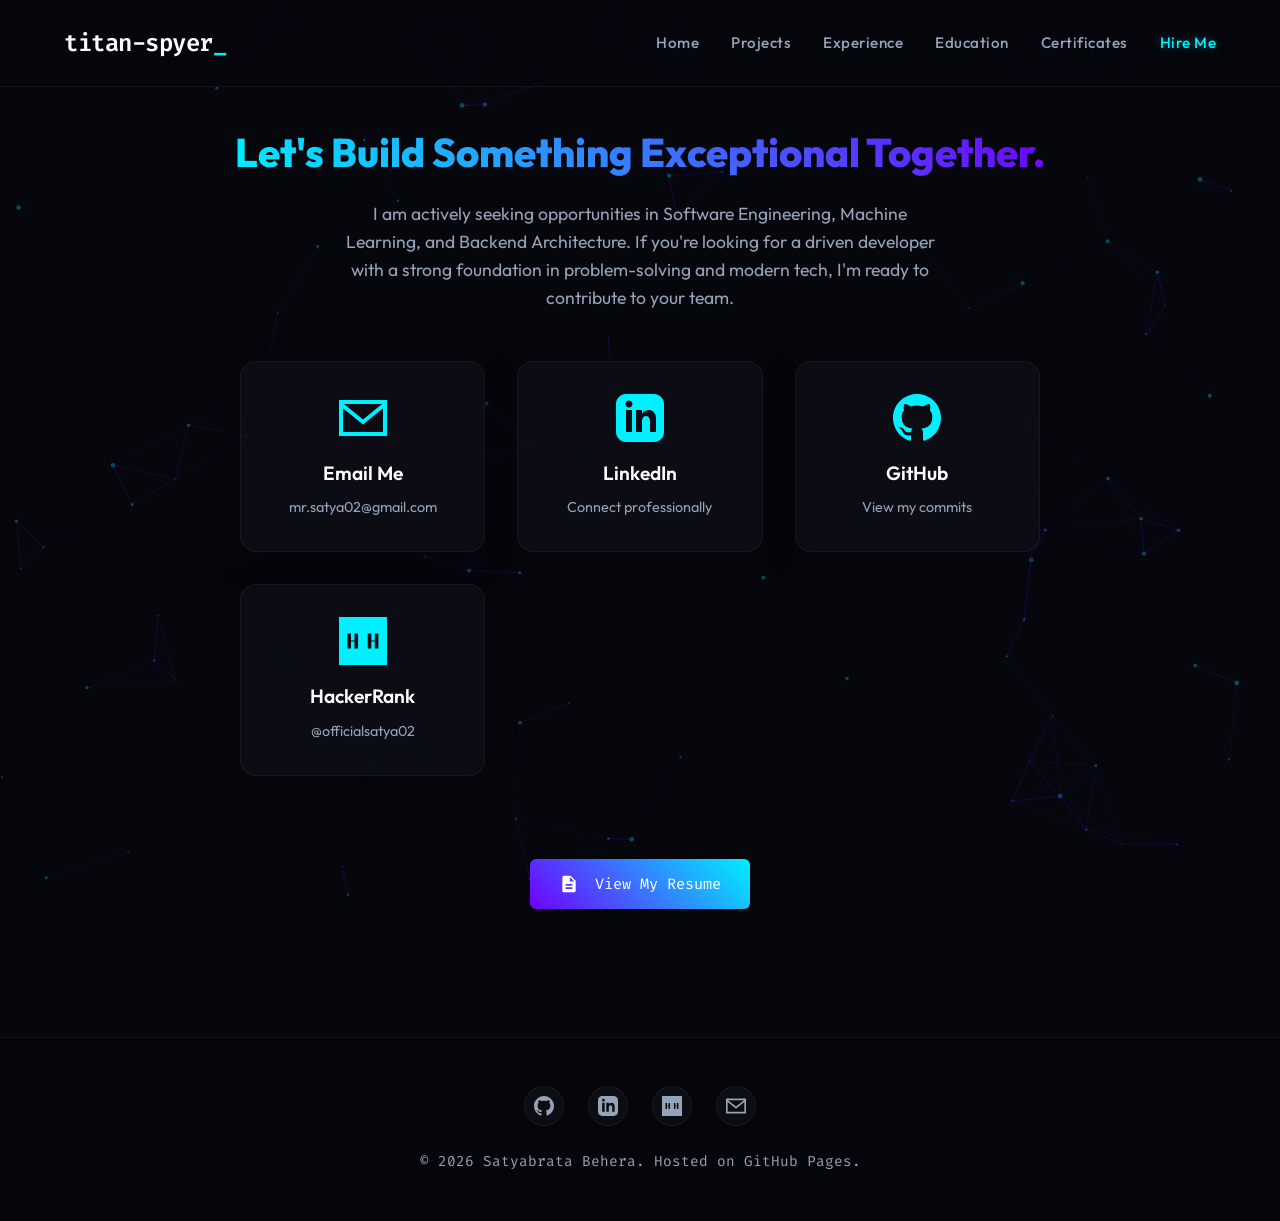
<file: hire_me.html>
<!-- This is the hire_me.html file for Satyabrata Behera's personal website, designed to attract potential employers and collaborators. The page features a compelling headline, a brief introduction about Satyabrata's skills and aspirations, and a contact section with links to his email, LinkedIn, and GitHub profiles. The design is clean and modern, with a focus on usability and accessibility. The page also includes a call-to-action button for downloading Satyabrata's resume. -->
<!DOCTYPE html>
<html lang="en">
<head>
    <meta charset="UTF-8">
    <meta name="viewport" content="width=device-width, initial-scale=1.0">
    <title>Hire Me | Satyabrata Behera (titan-spyer)</title>
    <meta name="description" content="Get in touch with Satyabrata Behera (titan-spyer). Hire a software engineer and machine learning enthusiast for web development, backend systems, and AI integration.">
    <meta name="keywords" content="Satyabrata Behera, titan-spyer, titan spyer, hire Satyabrata Behera, software developer jobs, VSSUT developer, connect Satyabrata Behera">

    <!-- Open Graph / Facebook -->
    <meta property="og:type" content="website">
    <meta property="og:url" content="https://titan-spyer.github.io/hire_me.html">
    <meta property="og:title" content="Hire Me | Satyabrata Behera (titan-spyer)">
    <meta property="og:description" content="Get in touch with Satyabrata Behera (titan-spyer). Hire a software engineer and machine learning enthusiast for web development, backend systems, and AI integration.">
    <meta property="og:image" content="https://titan-spyer.github.io/assets/images/profile.JPG">

    <!-- Twitter -->
    <meta property="twitter:card" content="summary_large_image">
    <meta property="twitter:url" content="https://titan-spyer.github.io/hire_me.html">
    <meta property="twitter:title" content="Hire Me | Satyabrata Behera (titan-spyer)">
    <meta property="twitter:description" content="Get in touch with Satyabrata Behera (titan-spyer). Hire a software engineer and machine learning enthusiast for web development, backend systems, and AI integration.">
    <meta property="twitter:image" content="https://titan-spyer.github.io/assets/images/profile.JPG">

    <link rel="stylesheet" href="assets/css/style.css">
    <style>
        .hire-me-container {
            display: flex;
            flex-direction: column;
            align-items: center;
            justify-content: center;
            min-height: 70vh;
            text-align: center;
        }

        .hire-me-statement {
            font-size: clamp(1.8rem, 5vw, 2.5rem);
            font-weight: 800;
            margin-bottom: 1.5rem;
            background: linear-gradient(45deg, var(--accent-1), var(--accent-2));
            -webkit-background-clip: text;
            -webkit-text-fill-color: transparent;
            line-height: 1.2;
        }

        .hire-me-subtext {
            color: var(--text-muted);
            font-size: clamp(0.95rem, 3vw, 1.1rem);
            max-width: 600px;
            margin-bottom: 3rem;
            line-height: 1.6;
        }

        .contact-grid {
            display: grid;
            grid-template-columns: repeat(auto-fit, minmax(200px, 1fr));
            gap: 2rem;
            width: 100%;
            max-width: 800px;
        }

        .contact-card {
            display: flex;
            flex-direction: column;
            align-items: center;
            padding: 2rem;
            text-decoration: none;
            transition: all 0.3s ease;
        }

        .contact-card:hover {
            transform: translateY(-5px);
            border-color: var(--accent-1);
        }

        .contact-card svg {
            width: 48px;
            height: 48px;
            fill: var(--accent-1);
            margin-bottom: 1rem;
        }

        .contact-card span {
            color: white;
            font-weight: 600;
            font-size: 1.2rem;
            margin-bottom: 0.5rem;
        }

        .contact-card p {
            color: var(--text-muted);
            font-size: 0.9rem;
        }
    </style>
</head>
<body>
    <canvas id="bg-canvas"></canvas>
    
    <nav>
        <a href="index.html" class="nav-logo">titan-spyer</a>
        <div class="nav-toggle" id="nav-toggle">
            <span></span>
            <span></span>
            <span></span>
        </div>
        <ul class="nav-links" id="nav-links">
            <li><a href="index.html">Home</a></li>
            <li><a href="projects.html">Projects</a></li>
            <li><a href="experience.html">Experience</a></li>
            <li><a href="education.html">Education</a></li>
            <li><a href="certificates.html">Certificates</a></li>
            <li><a href="hire_me.html" class="nav-hire-me" style="color: var(--accent-1);">Hire Me</a></li>
        </ul>
    </nav>

    <main class="container">
        <section class="hire-me-container">
            <h1 class="hire-me-statement">
                Let's Build Something Exceptional Together.
            </h1>
            <p class="hire-me-subtext">
                I am actively seeking opportunities in Software Engineering, Machine Learning, and Backend Architecture. If you're looking for a driven developer with a strong foundation in problem-solving and modern tech, I'm ready to contribute to your team.
            </p>

            <div class="contact-grid">
                <a href="mailto:mr.satya02@gmail.com" class="glass-card contact-card">
                    <svg viewBox="0 0 24 24"><path d="M0 3v18h24v-18h-24zm21.518 2l-9.518 7.713-9.518-7.713h19.036zm-19.518 14v-11.817l10 8.104 10-8.104v11.817h-20z"/></svg>
                    <span>Email Me</span>
                    <p>mr.satya02@gmail.com</p>
                </a>
                
                <a href="https://linkedin.com/in/satya-brata-behera" target="_blank" class="glass-card contact-card">
                    <svg viewBox="0 0 24 24"><path d="M19 0h-14c-2.761 0-5 2.239-5 5v14c0 2.761 2.239 5 5 5h14c2.762 0 5-2.239 5-5v-14c0-2.761-2.238-5-5-5zm-11 19h-3v-11h3v11zm-1.5-12.268c-.966 0-1.75-.79-1.75-1.764s.784-1.764 1.75-1.764 1.75.79 1.75 1.764-.783 1.764-1.75 1.764zm13.5 12.268h-3v-5.604c0-3.368-4-3.113-4 0v5.604h-3v-11h3v1.765c1.396-2.586 7-2.777 7 2.476v6.759z"/></svg>
                    <span>LinkedIn</span>
                    <p>Connect professionally</p>
                </a>

                <a href="https://github.com/titan-spyer" target="_blank" class="glass-card contact-card">
                    <svg viewBox="0 0 24 24"><path d="M12 0c-6.626 0-12 5.373-12 12 0 5.302 3.438 9.8 8.207 11.387.599.111.793-.261.793-.577v-2.234c-3.338.726-4.033-1.416-4.033-1.416-.546-1.387-1.333-1.756-1.333-1.756-1.089-.745.083-.729.083-.729 1.205.084 1.839 1.237 1.839 1.237 1.07 1.834 2.807 1.304 3.492.997.107-.775.418-1.305.762-1.604-2.665-.305-5.467-1.334-5.467-5.931 0-1.311.469-2.381 1.236-3.221-.124-.303-.535-1.524.117-3.176 0 0 1.008-.322 3.301 1.23.957-.266 1.983-.399 3.003-.404 1.02.005 2.047.138 3.006.404 2.291-1.552 3.297-1.23 3.297-1.23.653 1.653.242 2.874.118 3.176.77.84 1.235 1.911 1.235 3.221 0 4.609-2.807 5.624-5.479 5.921.43.372.823 1.102.823 2.222v3.293c0 .319.192.694.801.576 4.765-1.589 8.199-6.086 8.199-11.386 0-6.627-5.373-12-12-12z"/></svg>
                    <span>GitHub</span>
                    <p>View my commits</p>
                </a>

                <a href="https://www.hackerrank.com/profile/officialsatya02" target="_blank" class="glass-card contact-card">
                    <svg viewBox="0 0 24 24"><path d="M0 0v24h24V0H0zm9.531 15.698h-1.8v-3.418H6.004v3.418h-1.8V8.302h1.8v3.421h1.727V8.302h1.8v7.396zm10.165 0h-1.8v-3.418h-1.727v3.418h-1.8V8.302h1.8v3.421h1.727V8.302h1.8v7.396z"/></svg>
                    <span>HackerRank</span>
                    <p>@officialsatya02</p>
                </a>
            </div>
            
            <br><br>
            <a href="assets/resume.pdf" target="_blank" class="btn btn-primary" style="margin-top: 2rem;">
                <svg viewBox="0 0 24 24" width="20" height="20" fill="currentColor" style="margin-right: 8px; vertical-align: middle;">
                    <path d="M14 2H6c-1.1 0-1.99.9-1.99 2L4 20c0 1.1.89 2 1.99 2H18c1.1 0 2-.9 2-2V8l-6-6zm2 16H8v-2h8v2zm0-4H8v-2h8v2zm-3-5V3.5L18.5 9H13z"/>
                </svg>
                View My Resume
            </a>
        </section>
    </main>

    <footer>
        <div class="social-links">
            <a href="https://github.com/titan-spyer" target="_blank" title="GitHub">
                <svg viewBox="0 0 24 24"><path d="M12 0c-6.626 0-12 5.373-12 12 0 5.302 3.438 9.8 8.207 11.387.599.111.793-.261.793-.577v-2.234c-3.338.726-4.033-1.416-4.033-1.416-.546-1.387-1.333-1.756-1.333-1.756-1.089-.745.083-.729.083-.729 1.205.084 1.839 1.237 1.839 1.237 1.07 1.834 2.807 1.304 3.492.997.107-.775.418-1.305.762-1.604-2.665-.305-5.467-1.334-5.467-5.931 0-1.311.469-2.381 1.236-3.221-.124-.303-.535-1.524.117-3.176 0 0 1.008-.322 3.301 1.23.957-.266 1.983-.399 3.003-.404 1.02.005 2.047.138 3.006.404 2.291-1.552 3.297-1.23 3.297-1.23.653 1.653.242 2.874.118 3.176.77.84 1.235 1.911 1.235 3.221 0 4.609-2.807 5.624-5.479 5.921.43.372.823 1.102.823 2.222v3.293c0 .319.192.694.801.576 4.765-1.589 8.199-6.086 8.199-11.386 0-6.627-5.373-12-12-12z"/></svg>
            </a>
            <a href="https://linkedin.com/in/satya-brata-behera" target="_blank" title="LinkedIn">
                <svg viewBox="0 0 24 24"><path d="M19 0h-14c-2.761 0-5 2.239-5 5v14c0 2.761 2.239 5 5 5h14c2.762 0 5-2.239 5-5v-14c0-2.761-2.238-5-5-5zm-11 19h-3v-11h3v11zm-1.5-12.268c-.966 0-1.75-.79-1.75-1.764s.784-1.764 1.75-1.764 1.75.79 1.75 1.764-.783 1.764-1.75 1.764zm13.5 12.268h-3v-5.604c0-3.368-4-3.113-4 0v5.604h-3v-11h3v1.765c1.396-2.586 7-2.777 7 2.476v6.759z"/></svg>
            </a>
            <a href="https://www.hackerrank.com/profile/officialsatya02" target="_blank" title="HackerRank">
                <svg viewBox="0 0 24 24"><path d="M0 0v24h24V0H0zm9.531 15.698h-1.8v-3.418H6.004v3.418h-1.8V8.302h1.8v3.421h1.727V8.302h1.8v7.396zm10.165 0h-1.8v-3.418h-1.727v3.418h-1.8V8.302h1.8v3.421h1.727V8.302h1.8v7.396z"/></svg>
            </a>
            <a href="mailto:mr.satya02@gmail.com" title="Email">
                <svg viewBox="0 0 24 24"><path d="M0 3v18h24v-18h-24zm21.518 2l-9.518 7.713-9.518-7.713h19.036zm-19.518 14v-11.817l10 8.104 10-8.104v11.817h-20z"/></svg>
            </a>
        </div>
        <p>&copy; 2026 Satyabrata Behera. Hosted on GitHub Pages.</p>
    </footer>

    <script src="assets/js/script.js"></script>
</body>
</html>
</file>
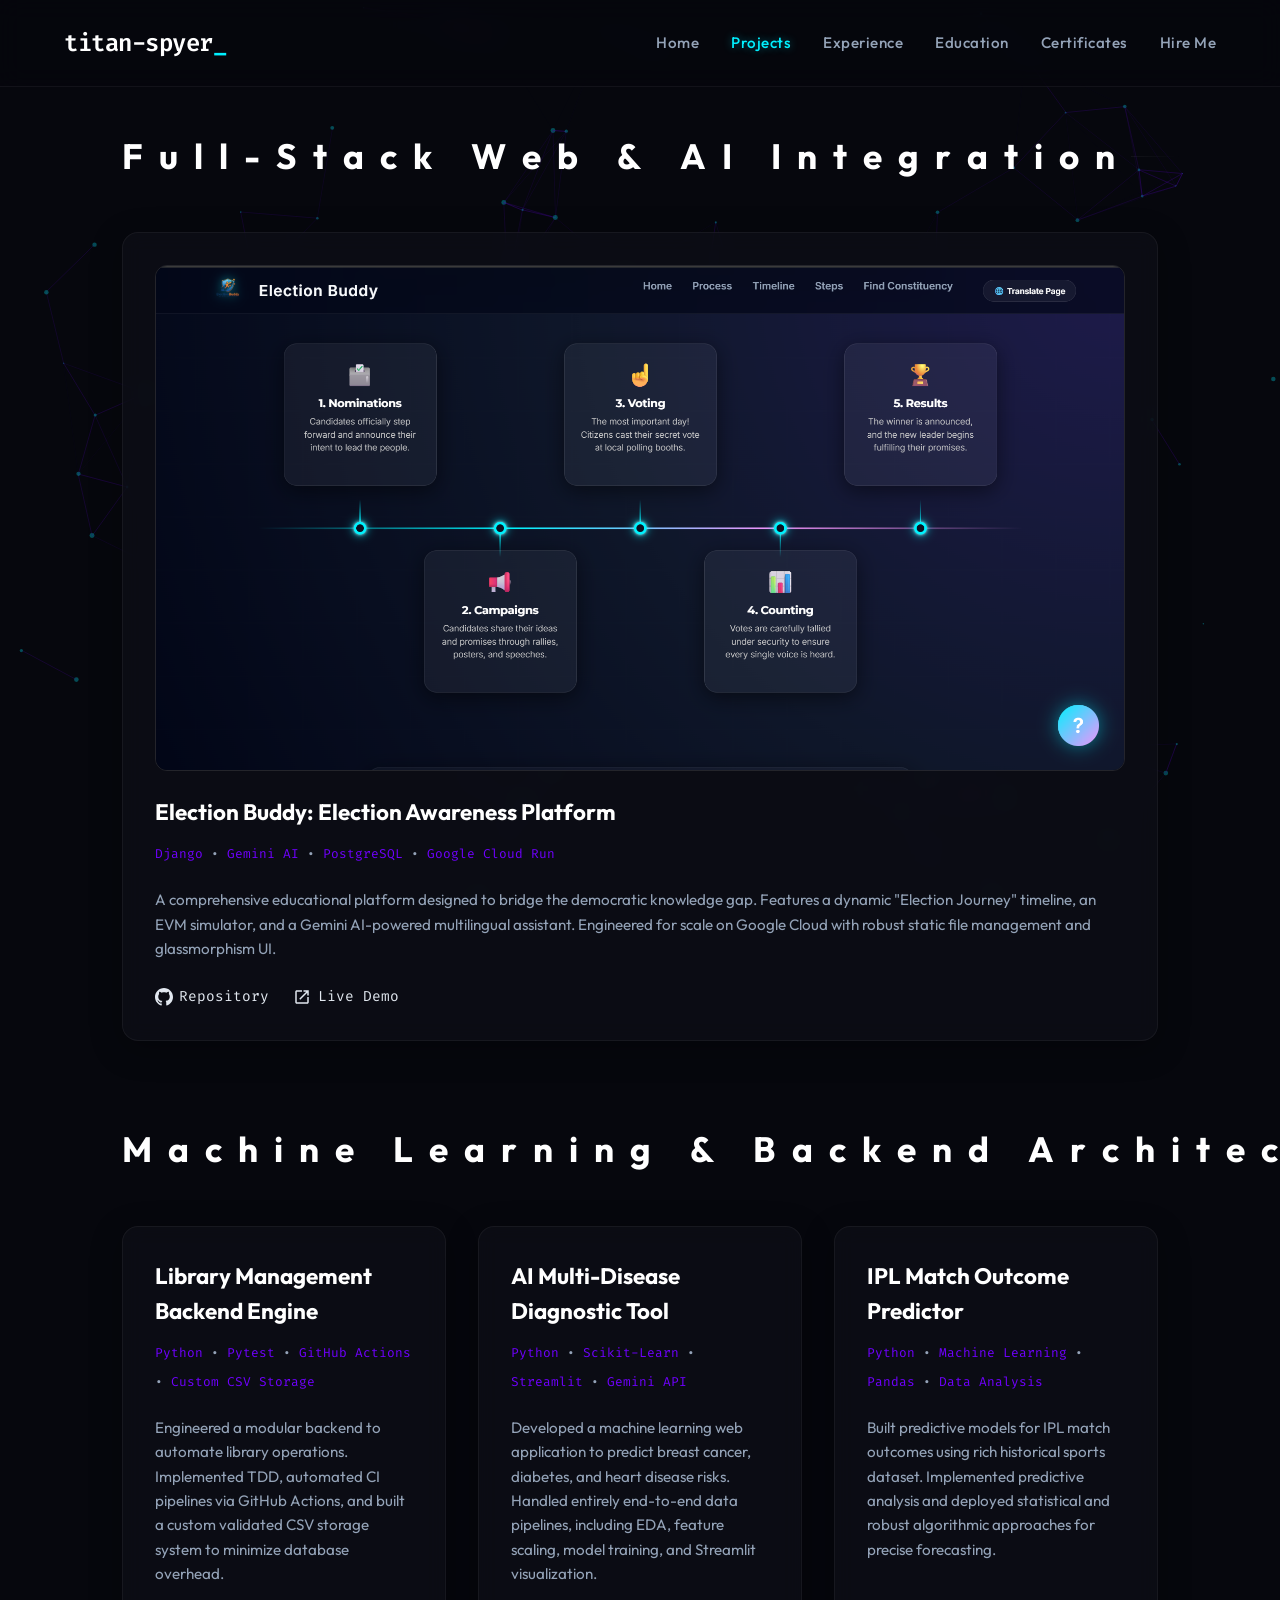
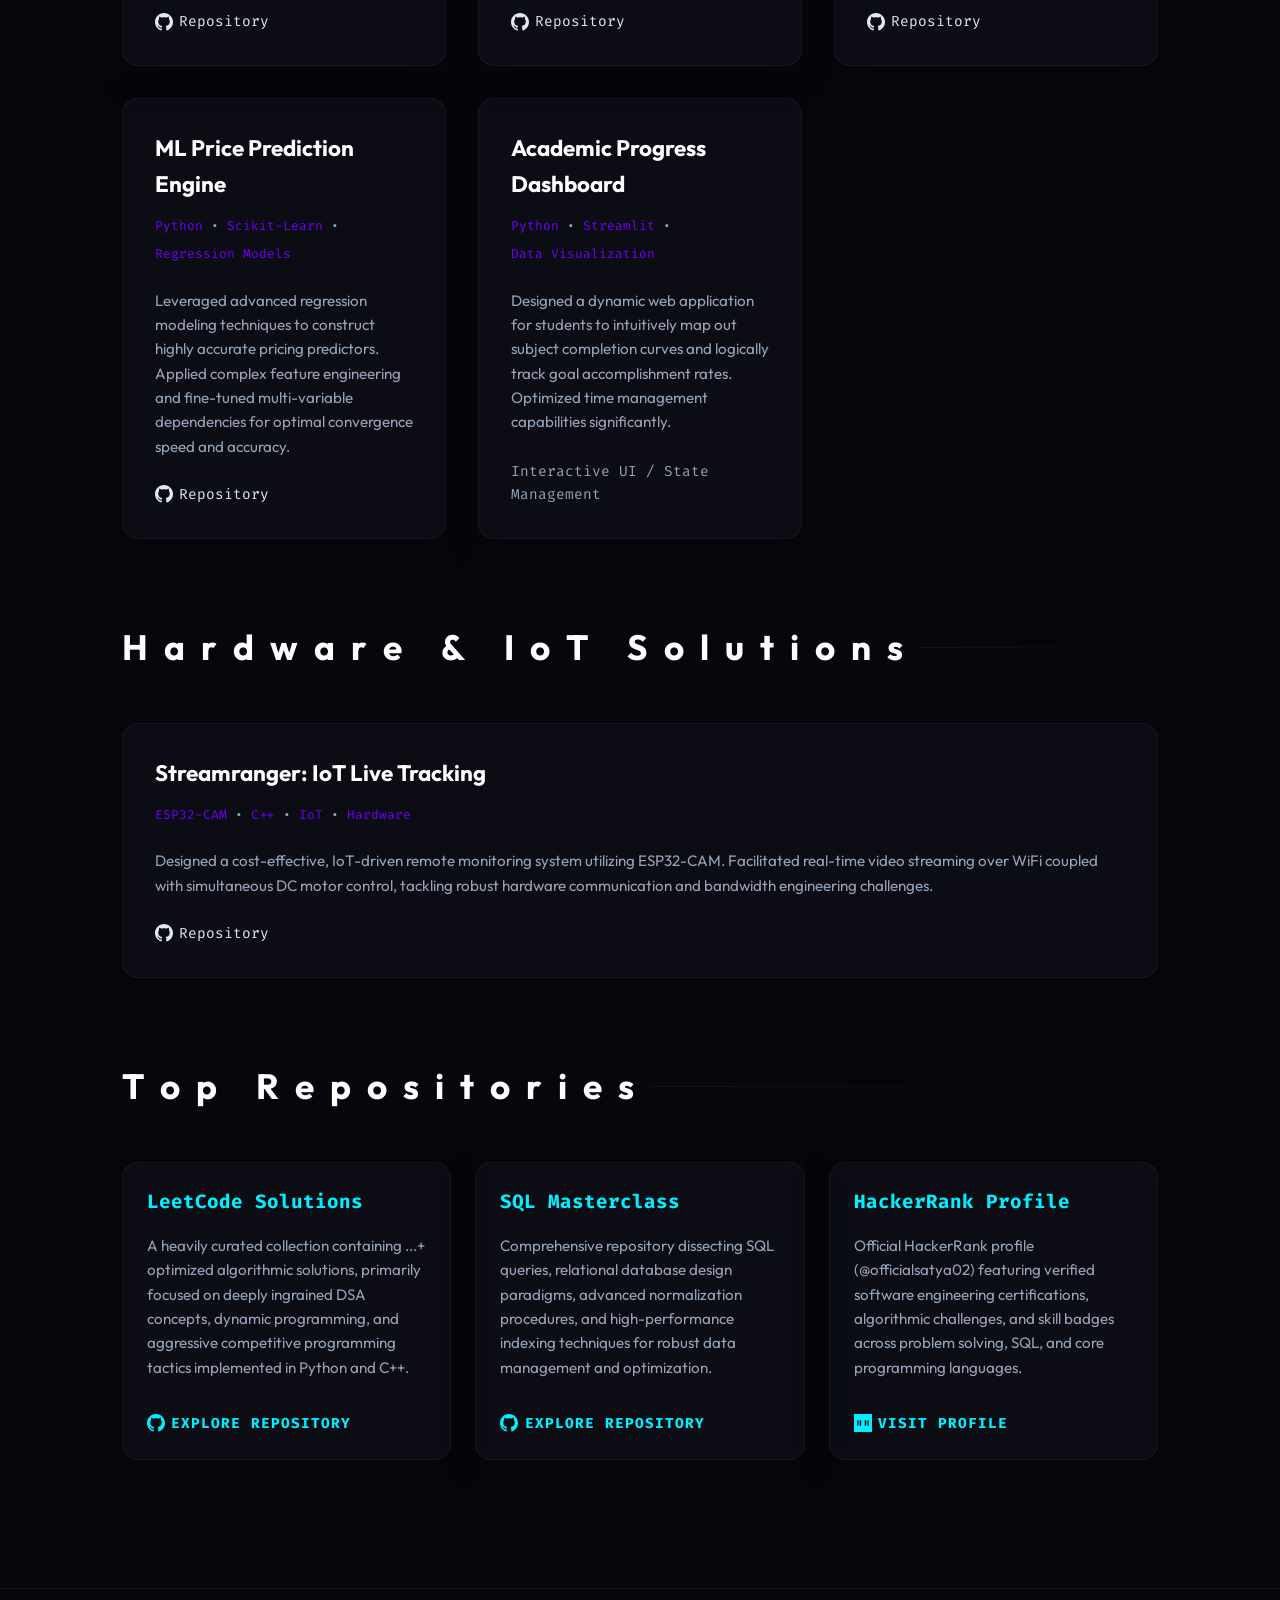
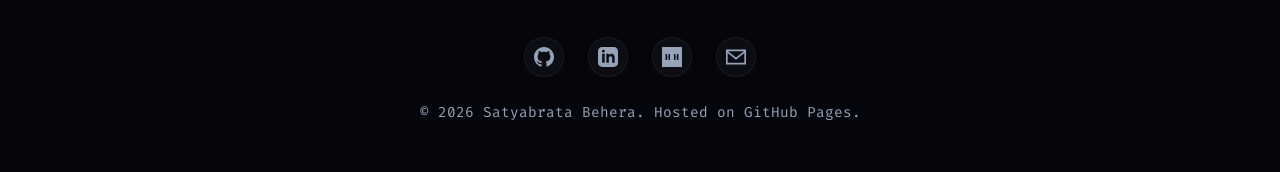
<file: projects.html>
<!-- This is the projects.html file for Satyabrata Behera's personal website, showcasing his diverse range of projects in software development, machine learning, and hardware solutions. The page is organized into sections highlighting full-stack web development, AI integration, backend architecture, and IoT projects. Each project includes a description, tech stack, and links to the GitHub repository and live demos where applicable. The design maintains the site's cohesive dark theme and modern aesthetic, with interactive elements to engage visitors. -->
<!DOCTYPE html>
<html lang="en">
<head>
    <meta charset="UTF-8">
    <meta name="viewport" content="width=device-width, initial-scale=1.0">
    <title>Projects | Satyabrata Behera (titan-spyer)</title>
    <meta name="description" content="Explore software development, machine learning, and IoT projects built by Satyabrata Behera (titan-spyer), including Election Buddy, AI Diagnostic tools, and Streamranger.">
    <meta name="keywords" content="Satyabrata Behera, titan-spyer, titan spyer, Satyabrata Behera projects, software projects, machine learning, IoT, ESP32, Django, Python">

    <!-- Open Graph / Facebook -->
    <meta property="og:type" content="website">
    <meta property="og:url" content="https://titan-spyer.github.io/projects.html">
    <meta property="og:title" content="Projects | Satyabrata Behera (titan-spyer)">
    <meta property="og:description" content="Explore software development, machine learning, and IoT projects built by Satyabrata Behera (titan-spyer), including Election Buddy, AI Diagnostic tools, and Streamranger.">
    <meta property="og:image" content="https://titan-spyer.github.io/assets/images/election_process.png">

    <!-- Twitter -->
    <meta property="twitter:card" content="summary_large_image">
    <meta property="twitter:url" content="https://titan-spyer.github.io/projects.html">
    <meta property="twitter:title" content="Projects | Satyabrata Behera (titan-spyer)">
    <meta property="twitter:description" content="Explore software development, machine learning, and IoT projects built by Satyabrata Behera (titan-spyer), including Election Buddy, AI Diagnostic tools, and Streamranger.">
    <meta property="twitter:image" content="https://titan-spyer.github.io/assets/images/election_process.png">

    <link rel="stylesheet" href="assets/css/style.css">
</head>
<body>
    <canvas id="bg-canvas"></canvas>
    
    <nav>
        <a href="index.html" class="nav-logo">titan-spyer</a>
        <div class="nav-toggle" id="nav-toggle">
            <span></span>
            <span></span>
            <span></span>
        </div>
        <ul class="nav-links" id="nav-links">
            <li><a href="index.html">Home</a></li>
            <li><a href="projects.html">Projects</a></li>
            <li><a href="experience.html">Experience</a></li>
            <li><a href="education.html">Education</a></li>
            <li><a href="certificates.html">Certificates</a></li>
            <li><a href="hire_me.html" class="nav-hire-me">Hire Me</a></li>
        </ul>
    </nav>

    <main class="container">
        <section>
            <h2 class="section-title" style="margin-bottom: 3rem;">Full-Stack Web & AI Integration</h2>
            <div class="projects-grid">
                <!-- Election Buddy -->
                <div class="glass-card project-card">
                    <img src="assets/images/election_process.png" alt="Election Buddy Preview" class="project-img" style="width: 100%; border-radius: 12px; margin-bottom: 1.5rem; border: 1px solid rgba(255,255,255,0.1);">
                    <h3>Election Buddy: Election Awareness Platform</h3>
                    <div class="tech-stack"><span>Django</span> • <span>Gemini AI</span> • <span>PostgreSQL</span> • <span>Google Cloud Run</span></div>
                    <p>A comprehensive educational platform designed to bridge the democratic knowledge gap. Features a dynamic "Election Journey" timeline, an EVM simulator, and a Gemini AI-powered multilingual assistant. Engineered for scale on Google Cloud with robust static file management and glassmorphism UI.</p>
                    <div class="project-links">
                        <a href="https://github.com/titan-spyer/election-buddy.git" target="_blank" class="project-link">
                            <svg viewBox="0 0 24 24"><path d="M12 0c-6.626 0-12 5.373-12 12 0 5.302 3.438 9.8 8.207 11.387.599.111.793-.261.793-.577v-2.234c-3.338.726-4.033-1.416-4.033-1.416-.546-1.387-1.333-1.756-1.333-1.756-1.089-.745.083-.729.083-.729 1.205.084 1.839 1.237 1.839 1.237 1.07 1.834 2.807 1.304 3.492.997.107-.775.418-1.305.762-1.604-2.665-.305-5.467-1.334-5.467-5.931 0-1.311.469-2.381 1.236-3.221-.124-.303-.535-1.524.117-3.176 0 0 1.008-.322 3.301 1.23.957-.266 1.983-.399 3.003-.404 1.02.005 2.047.138 3.006.404 2.291-1.552 3.297-1.23 3.297-1.23.653 1.653.242 2.874.118 3.176.77.84 1.235 1.911 1.235 3.221 0 4.609-2.807 5.624-5.479 5.921.43.372.823 1.102.823 2.222v3.293c0 .319.192.694.801.576 4.765-1.589 8.199-6.086 8.199-11.386 0-6.627-5.373-12-12-12z"/></svg>
                            Repository
                        </a>
                        <a href="https://election-buddy-s35f.onrender.com/" target="_blank" class="project-link">
                            <svg viewBox="0 0 24 24"><path d="M14 3h7v7h-2V6.41l-9.29 9.29-1.41-1.41L17.59 5H14V3zM19 19H5V5h7V3H5c-1.11 0-2 .9-2 2v14c0 1.1.89 2 2 2h14c1.1 0 2-.9 2-2v-7h-2v7z"/></svg>
                            Live Demo
                        </a>
                    </div>
                </div>
            </div>

            <h2 class="section-title" style="margin-top: 5rem; margin-bottom: 3rem;">Machine Learning & Backend Architecture</h2>
            <div class="projects-grid">
                <!-- Library Management -->
                <div class="glass-card project-card">
                    <h3>Library Management Backend Engine</h3>
                    <div class="tech-stack"><span>Python</span> • <span>Pytest</span> • <span>GitHub Actions</span> • <span>Custom CSV Storage</span></div>
                    <p>Engineered a modular backend to automate library operations. Implemented TDD, automated CI pipelines via GitHub Actions, and built a custom validated CSV storage system to minimize database overhead.</p>
                    <div class="project-links">
                        <a href="https://github.com/titan-spyer/library_management" target="_blank" class="project-link">
                            <svg viewBox="0 0 24 24"><path d="M12 0c-6.626 0-12 5.373-12 12 0 5.302 3.438 9.8 8.207 11.387.599.111.793-.261.793-.577v-2.234c-3.338.726-4.033-1.416-4.033-1.416-.546-1.387-1.333-1.756-1.333-1.756-1.089-.745.083-.729.083-.729 1.205.084 1.839 1.237 1.839 1.237 1.07 1.834 2.807 1.304 3.492.997.107-.775.418-1.305.762-1.604-2.665-.305-5.467-1.334-5.467-5.931 0-1.311.469-2.381 1.236-3.221-.124-.303-.535-1.524.117-3.176 0 0 1.008-.322 3.301 1.23.957-.266 1.983-.399 3.003-.404 1.02.005 2.047.138 3.006.404 2.291-1.552 3.297-1.23 3.297-1.23.653 1.653.242 2.874.118 3.176.77.84 1.235 1.911 1.235 3.221 0 4.609-2.807 5.624-5.479 5.921.43.372.823 1.102.823 2.222v3.293c0 .319.192.694.801.576 4.765-1.589 8.199-6.086 8.199-11.386 0-6.627-5.373-12-12-12z"/></svg>
                            Repository
                        </a>
                    </div>
                </div>
                
                <!-- AI-Powered Multi-Disease -->
                <div class="glass-card project-card">
                    <h3>AI Multi-Disease Diagnostic Tool</h3>
                    <div class="tech-stack"><span>Python</span> • <span>Scikit-Learn</span> • <span>Streamlit</span> • <span>Gemini API</span></div>
                    <p>Developed a machine learning web application to predict breast cancer, diabetes, and heart disease risks. Handled entirely end-to-end data pipelines, including EDA, feature scaling, model training, and Streamlit visualization.</p>
                    <div class="project-links">
                        <a href="https://github.com/titan-spyer/diseases_prediction" target="_blank" class="project-link">
                            <svg viewBox="0 0 24 24"><path d="M12 0c-6.626 0-12 5.373-12 12 0 5.302 3.438 9.8 8.207 11.387.599.111.793-.261.793-.577v-2.234c-3.338.726-4.033-1.416-4.033-1.416-.546-1.387-1.333-1.756-1.333-1.756-1.089-.745.083-.729.083-.729 1.205.084 1.839 1.237 1.839 1.237 1.07 1.834 2.807 1.304 3.492.997.107-.775.418-1.305.762-1.604-2.665-.305-5.467-1.334-5.467-5.931 0-1.311.469-2.381 1.236-3.221-.124-.303-.535-1.524.117-3.176 0 0 1.008-.322 3.301 1.23.957-.266 1.983-.399 3.003-.404 1.02.005 2.047.138 3.006.404 2.291-1.552 3.297-1.23 3.297-1.23.653 1.653.242 2.874.118 3.176.77.84 1.235 1.911 1.235 3.221 0 4.609-2.807 5.624-5.479 5.921.43.372.823 1.102.823 2.222v3.293c0 .319.192.694.801.576 4.765-1.589 8.199-6.086 8.199-11.386 0-6.627-5.373-12-12-12z"/></svg>
                            Repository
                        </a>
                    </div>
                </div>

                <!-- IPL Prediction -->
                <div class="glass-card project-card">
                    <h3>IPL Match Outcome Predictor</h3>
                    <div class="tech-stack"><span>Python</span> • <span>Machine Learning</span> • <span>Pandas</span> • <span>Data Analysis</span></div>
                    <p>Built predictive models for IPL match outcomes using rich historical sports dataset. Implemented predictive analysis and deployed statistical and robust algorithmic approaches for precise forecasting.</p>
                    <div class="project-links">
                        <a href="https://github.com/titan-spyer/ipl_prediction" target="_blank" class="project-link">
                            <svg viewBox="0 0 24 24"><path d="M12 0c-6.626 0-12 5.373-12 12 0 5.302 3.438 9.8 8.207 11.387.599.111.793-.261.793-.577v-2.234c-3.338.726-4.033-1.416-4.033-1.416-.546-1.387-1.333-1.756-1.333-1.756-1.089-.745.083-.729.083-.729 1.205.084 1.839 1.237 1.839 1.237 1.07 1.834 2.807 1.304 3.492.997.107-.775.418-1.305.762-1.604-2.665-.305-5.467-1.334-5.467-5.931 0-1.311.469-2.381 1.236-3.221-.124-.303-.535-1.524.117-3.176 0 0 1.008-.322 3.301 1.23.957-.266 1.983-.399 3.003-.404 1.02.005 2.047.138 3.006.404 2.291-1.552 3.297-1.23 3.297-1.23.653 1.653.242 2.874.118 3.176.77.84 1.235 1.911 1.235 3.221 0 4.609-2.807 5.624-5.479 5.921.43.372.823 1.102.823 2.222v3.293c0 .319.192.694.801.576 4.765-1.589 8.199-6.086 8.199-11.386 0-6.627-5.373-12-12-12z"/></svg>
                            Repository
                        </a>
                    </div>
                </div>

                <!-- ML Price Prediction -->
                <div class="glass-card project-card">
                    <h3>ML Price Prediction Engine</h3>
                    <div class="tech-stack"><span>Python</span> • <span>Scikit-Learn</span> • <span>Regression Models</span></div>
                    <p>Leveraged advanced regression modeling techniques to construct highly accurate pricing predictors. Applied complex feature engineering and fine-tuned multi-variable dependencies for optimal convergence speed and accuracy.</p>
                    <div class="project-links">
                        <a href="https://github.com/titan-spyer/ML_Price_Prediction" target="_blank" class="project-link">
                            <svg viewBox="0 0 24 24"><path d="M12 0c-6.626 0-12 5.373-12 12 0 5.302 3.438 9.8 8.207 11.387.599.111.793-.261.793-.577v-2.234c-3.338.726-4.033-1.416-4.033-1.416-.546-1.387-1.333-1.756-1.333-1.756-1.089-.745.083-.729.083-.729 1.205.084 1.839 1.237 1.839 1.237 1.07 1.834 2.807 1.304 3.492.997.107-.775.418-1.305.762-1.604-2.665-.305-5.467-1.334-5.467-5.931 0-1.311.469-2.381 1.236-3.221-.124-.303-.535-1.524.117-3.176 0 0 1.008-.322 3.301 1.23.957-.266 1.983-.399 3.003-.404 1.02.005 2.047.138 3.006.404 2.291-1.552 3.297-1.23 3.297-1.23.653 1.653.242 2.874.118 3.176.77.84 1.235 1.911 1.235 3.221 0 4.609-2.807 5.624-5.479 5.921.43.372.823 1.102.823 2.222v3.293c0 .319.192.694.801.576 4.765-1.589 8.199-6.086 8.199-11.386 0-6.627-5.373-12-12-12z"/></svg>
                            Repository
                        </a>
                    </div>
                </div>

                <!-- Academic Progress Dashboard -->
                <div class="glass-card project-card">
                    <h3>Academic Progress Dashboard</h3>
                    <div class="tech-stack"><span>Python</span> • <span>Streamlit</span> • <span>Data Visualization</span></div>
                    <p>Designed a dynamic web application for students to intuitively map out subject completion curves and logically track goal accomplishment rates. Optimized time management capabilities significantly.</p>
                    <div class="project-links">
                        <span class="project-link" style="color: var(--text-muted); cursor: default;">
                            Interactive UI / State Management
                        </span>
                    </div>
                </div>
            </div>

            <h2 class="section-title" style="margin-top: 5rem; margin-bottom: 3rem;">Hardware & IoT Solutions</h2>
            <div class="projects-grid">
                <!-- Streamranger -->
                <div class="glass-card project-card">
                    <h3>Streamranger: IoT Live Tracking</h3>
                    <div class="tech-stack"><span>ESP32-CAM</span> • <span>C++</span> • <span>IoT</span> • <span>Hardware</span></div>
                    <p>Designed a cost-effective, IoT-driven remote monitoring system utilizing ESP32-CAM. Facilitated real-time video streaming over WiFi coupled with simultaneous DC motor control, tackling robust hardware communication and bandwidth engineering challenges.</p>
                    <div class="project-links">
                        <a href="https://github.com/titan-spyer/Streamranger" target="_blank" class="project-link">
                            <svg viewBox="0 0 24 24"><path d="M12 0c-6.626 0-12 5.373-12 12 0 5.302 3.438 9.8 8.207 11.387.599.111.793-.261.793-.577v-2.234c-3.338.726-4.033-1.416-4.033-1.416-.546-1.387-1.333-1.756-1.333-1.756-1.089-.745.083-.729.083-.729 1.205.084 1.839 1.237 1.839 1.237 1.07 1.834 2.807 1.304 3.492.997.107-.775.418-1.305.762-1.604-2.665-.305-5.467-1.334-5.467-5.931 0-1.311.469-2.381 1.236-3.221-.124-.303-.535-1.524.117-3.176 0 0 1.008-.322 3.301 1.23.957-.266 1.983-.399 3.003-.404 1.02.005 2.047.138 3.006.404 2.291-1.552 3.297-1.23 3.297-1.23.653 1.653.242 2.874.118 3.176.77.84 1.235 1.911 1.235 3.221 0 4.609-2.807 5.624-5.479 5.921.43.372.823 1.102.823 2.222v3.293c0 .319.192.694.801.576 4.765-1.589 8.199-6.086 8.199-11.386 0-6.627-5.373-12-12-12z"/></svg>
                            Repository
                        </a>
                    </div>
                </div>
            </div>

            <h2 class="section-title" style="margin-top: 5rem; margin-bottom: 3rem;">Top Repositories</h2>
            <div class="repos-grid">
                <div class="glass-card repo-card">
                    <h3>LeetCode Solutions</h3>
                    <p style="color: var(--text-muted); font-size: 0.95rem; margin-bottom: 2rem;">A heavily curated collection containing <span id="leetcode-count-projects">...</span>+ optimized algorithmic solutions, primarily focused on deeply ingrained DSA concepts, dynamic programming, and aggressive competitive programming tactics implemented in Python and C++.</p>
                    <a href="https://github.com/titan-spyer/leetcode-solutions" target="_blank" class="project-link" style="color: var(--accent-1); text-transform: uppercase; font-weight: bold; letter-spacing: 1px;">
                        <svg viewBox="0 0 24 24"><path d="M12 0c-6.626 0-12 5.373-12 12 0 5.302 3.438 9.8 8.207 11.387.599.111.793-.261.793-.577v-2.234c-3.338.726-4.033-1.416-4.033-1.416-.546-1.387-1.333-1.756-1.333-1.756-1.089-.745.083-.729.083-.729 1.205.084 1.839 1.237 1.839 1.237 1.07 1.834 2.807 1.304 3.492.997.107-.775.418-1.305.762-1.604-2.665-.305-5.467-1.334-5.467-5.931 0-1.311.469-2.381 1.236-3.221-.124-.303-.535-1.524.117-3.176 0 0 1.008-.322 3.301 1.23.957-.266 1.983-.399 3.003-.404 1.02.005 2.047.138 3.006.404 2.291-1.552 3.297-1.23 3.297-1.23.653 1.653.242 2.874.118 3.176.77.84 1.235 1.911 1.235 3.221 0 4.609-2.807 5.624-5.479 5.921.43.372.823 1.102.823 2.222v3.293c0 .319.192.694.801.576 4.765-1.589 8.199-6.086 8.199-11.386 0-6.627-5.373-12-12-12z"/></svg>
                        Explore Repository
                    </a>
                </div>
                <div class="glass-card repo-card">
                    <h3>SQL Masterclass</h3>
                    <p style="color: var(--text-muted); font-size: 0.95rem; margin-bottom: 2rem;">Comprehensive repository dissecting SQL queries, relational database design paradigms, advanced normalization procedures, and high-performance indexing techniques for robust data management and optimization.</p>
                    <a href="https://github.com/titan-spyer/SQL" target="_blank" class="project-link" style="color: var(--accent-1); text-transform: uppercase; font-weight: bold; letter-spacing: 1px;">
                        <svg viewBox="0 0 24 24"><path d="M12 0c-6.626 0-12 5.373-12 12 0 5.302 3.438 9.8 8.207 11.387.599.111.793-.261.793-.577v-2.234c-3.338.726-4.033-1.416-4.033-1.416-.546-1.387-1.333-1.756-1.333-1.756-1.089-.745.083-.729.083-.729 1.205.084 1.839 1.237 1.839 1.237 1.07 1.834 2.807 1.304 3.492.997.107-.775.418-1.305.762-1.604-2.665-.305-5.467-1.334-5.467-5.931 0-1.311.469-2.381 1.236-3.221-.124-.303-.535-1.524.117-3.176 0 0 1.008-.322 3.301 1.23.957-.266 1.983-.399 3.003-.404 1.02.005 2.047.138 3.006.404 2.291-1.552 3.297-1.23 3.297-1.23.653 1.653.242 2.874.118 3.176.77.84 1.235 1.911 1.235 3.221 0 4.609-2.807 5.624-5.479 5.921.43.372.823 1.102.823 2.222v3.293c0 .319.192.694.801.576 4.765-1.589 8.199-6.086 8.199-11.386 0-6.627-5.373-12-12-12z"/></svg>
                        Explore Repository
                    </a>
                </div>
                <div class="glass-card repo-card">
                    <h3>HackerRank Profile</h3>
                    <p style="color: var(--text-muted); font-size: 0.95rem; margin-bottom: 2rem;">Official HackerRank profile (@officialsatya02) featuring verified software engineering certifications, algorithmic challenges, and skill badges across problem solving, SQL, and core programming languages.</p>
                    <a href="https://www.hackerrank.com/profile/officialsatya02" target="_blank" class="project-link" style="color: var(--accent-1); text-transform: uppercase; font-weight: bold; letter-spacing: 1px;">
                        <svg viewBox="0 0 24 24"><path d="M0 0v24h24V0H0zm9.531 15.698h-1.8v-3.418H6.004v3.418h-1.8V8.302h1.8v3.421h1.727V8.302h1.8v7.396zm10.165 0h-1.8v-3.418h-1.727v3.418h-1.8V8.302h1.8v3.421h1.727V8.302h1.8v7.396z"/></svg>
                        Visit Profile
                    </a>
                </div>
            </div>
        </section>
    </main>

    <footer>
        <div class="social-links">
            <a href="https://github.com/titan-spyer" target="_blank" title="GitHub">
                <svg viewBox="0 0 24 24"><path d="M12 0c-6.626 0-12 5.373-12 12 0 5.302 3.438 9.8 8.207 11.387.599.111.793-.261.793-.577v-2.234c-3.338.726-4.033-1.416-4.033-1.416-.546-1.387-1.333-1.756-1.333-1.756-1.089-.745.083-.729.083-.729 1.205.084 1.839 1.237 1.839 1.237 1.07 1.834 2.807 1.304 3.492.997.107-.775.418-1.305.762-1.604-2.665-.305-5.467-1.334-5.467-5.931 0-1.311.469-2.381 1.236-3.221-.124-.303-.535-1.524.117-3.176 0 0 1.008-.322 3.301 1.23.957-.266 1.983-.399 3.003-.404 1.02.005 2.047.138 3.006.404 2.291-1.552 3.297-1.23 3.297-1.23.653 1.653.242 2.874.118 3.176.77.84 1.235 1.911 1.235 3.221 0 4.609-2.807 5.624-5.479 5.921.43.372.823 1.102.823 2.222v3.293c0 .319.192.694.801.576 4.765-1.589 8.199-6.086 8.199-11.386 0-6.627-5.373-12-12-12z"/></svg>
            </a>
            <a href="https://linkedin.com/in/satya-brata-behera" target="_blank" title="LinkedIn">
                <svg viewBox="0 0 24 24"><path d="M19 0h-14c-2.761 0-5 2.239-5 5v14c0 2.761 2.239 5 5 5h14c2.762 0 5-2.239 5-5v-14c0-2.761-2.238-5-5-5zm-11 19h-3v-11h3v11zm-1.5-12.268c-.966 0-1.75-.79-1.75-1.764s.784-1.764 1.75-1.764 1.75.79 1.75 1.764-.783 1.764-1.75 1.764zm13.5 12.268h-3v-5.604c0-3.368-4-3.113-4 0v5.604h-3v-11h3v1.765c1.396-2.586 7-2.777 7 2.476v6.759z"/></svg>
            </a>
            <a href="https://www.hackerrank.com/profile/officialsatya02" target="_blank" title="HackerRank">
                <svg viewBox="0 0 24 24"><path d="M0 0v24h24V0H0zm9.531 15.698h-1.8v-3.418H6.004v3.418h-1.8V8.302h1.8v3.421h1.727V8.302h1.8v7.396zm10.165 0h-1.8v-3.418h-1.727v3.418h-1.8V8.302h1.8v3.421h1.727V8.302h1.8v7.396z"/></svg>
            </a>
            <a href="mailto:mr.satya02@gmail.com" title="Email">
                <svg viewBox="0 0 24 24"><path d="M0 3v18h24v-18h-24zm21.518 2l-9.518 7.713-9.518-7.713h19.036zm-19.518 14v-11.817l10 8.104 10-8.104v11.817h-20z"/></svg>
            </a>
        </div>
        <p>&copy; 2026 Satyabrata Behera. Hosted on GitHub Pages.</p>
    </footer>

    <script src="assets/js/script.js"></script>
</body>
</html>
</file>
<file: assets/css/style.css>
/* CSS Files start from here. */
@import url('https://fonts.googleapis.com/css2?family=Fira+Code:wght@400;500&family=Outfit:wght@300;400;600;800&display=swap');

:root {
    --bg-main: #06070d;
    --bg-panel: rgba(15, 17, 26, 0.6);
    --text-main: #e2e8f0;
    --text-muted: #94a3b8;
    --accent-1: #00f0ff;
    --accent-2: #7000ff;
    --glass-border: rgba(255, 255, 255, 0.05);
    --glass-shadow: 0 8px 32px 0 rgba(0, 0, 0, 0.3);
}

html, body {
    margin: 0;
    padding: 0;
    width: 100%;
    overflow-x: hidden;
    position: relative;
}

body {
    font-family: 'Outfit', sans-serif;
    background-color: var(--bg-main);
    color: var(--text-main);
    line-height: 1.6;
}

* {
    margin: 0;
    padding: 0;
    box-sizing: border-box;
    max-width: 100%;
}

/* Background Canvas */
#bg-canvas {
    position: fixed;
    top: 0;
    left: 0;
    width: 100vw;
    height: 100vh;
    z-index: -1;
    pointer-events: none;
    opacity: 0.6;
}

/* Navigation */
nav {
    position: fixed;
    top: 0;
    width: 100%;
    padding: 1.5rem 5%;
    display: flex;
    justify-content: space-between;
    align-items: center;
    background: rgba(6, 7, 13, 0.7);
    backdrop-filter: blur(12px);
    border-bottom: 1px solid var(--glass-border);
    z-index: 100;
}

.nav-logo {
    font-family: 'Fira Code', monospace;
    font-size: 1.5rem;
    font-weight: 600;
    color: #fff;
    text-decoration: none;
    position: relative;
    letter-spacing: -0.5px;
}

.nav-logo::after {
    content: '_';
    animation: blink 1s step-end infinite;
    color: var(--accent-1);
}

@keyframes blink {
    50% { opacity: 0; }
}

.nav-links {
    list-style: none;
    display: flex;
    gap: 2rem;
}

.nav-links a {
    color: var(--text-muted);
    text-decoration: none;
    font-weight: 500;
    transition: color 0.3s ease;
    letter-spacing: 0.5px;
    font-size: 0.95rem;
}

.nav-links a:hover,
.nav-links a.active {
    color: var(--accent-1);
    text-shadow: 0 0 8px rgba(0, 240, 255, 0.4);
}

/* Nav Toggle (Hamburger) */
.nav-toggle {
    display: none;
    flex-direction: column;
    gap: 6px;
    cursor: pointer;
    z-index: 101;
    padding: 0.5rem;
}

.nav-toggle span {
    width: 25px;
    height: 2px;
    background: var(--text-main);
    transition: all 0.3s ease;
}

.nav-toggle.active span:nth-child(1) {
    transform: translateY(8px) rotate(45deg);
}

.nav-toggle.active span:nth-child(2) {
    opacity: 0;
}

.nav-toggle.active span:nth-child(3) {
    transform: translateY(-8px) rotate(-45deg);
}

/* Main Container */
.container {
    max-width: 1100px;
    margin: 0 auto;
    padding: 8rem 2rem 4rem;
}

/* Header/Hero Section */
.hero {
    min-height: 70vh;
    display: flex;
    flex-direction: column;
    justify-content: center;
    align-items: flex-start;
}

h1, h2 {
    overflow-wrap: break-word;
    word-wrap: break-word;
    word-break: break-word;
}

.hero h1 {
    font-size: clamp(2.5rem, 8vw, 4.5rem);
    font-weight: 800;
    line-height: 1.1;
    margin-bottom: 0.5rem;
    color: #fff;
    letter-spacing: -1.5px;
}

.hero .gradient-text {
    background: linear-gradient(90deg, var(--accent-1), var(--accent-2), var(--accent-1));
    background-size: 200% auto;
    -webkit-background-clip: text;
    background-clip: text;
    -webkit-text-fill-color: transparent;
    animation: shimmer 3s linear infinite;
}

@keyframes shimmer {
    to { background-position: 200% center; }
}

.hero h2 {
    font-size: clamp(1.2rem, 4vw, 2rem);
    color: var(--text-muted);
    margin-bottom: 1.5rem;
    font-weight: 400;
    font-family: 'Fira Code', monospace;
}

.hero p {
    font-size: 1.1rem;
    max-width: 650px;
    color: var(--text-muted);
    margin-bottom: 2.5rem;
}

.btn {
    display: inline-flex;
    align-items: center;
    gap: 0.5rem;
    padding: 0.8rem 1.8rem;
    background: transparent;
    color: var(--accent-1);
    border: 1px solid var(--accent-1);
    border-radius: 6px;
    font-family: 'Fira Code', monospace;
    text-decoration: none;
    transition: all 0.3s cubic-bezier(0.4, 0, 0.2, 1);
    position: relative;
    overflow: hidden;
    font-size: 0.95rem;
    will-change: transform;
}

.btn .ripple {
    position: absolute;
    background: rgba(255, 255, 255, 0.4);
    transform: translate(-50%, -50%);
    pointer-events: none;
    border-radius: 50%;
    animation: ripple_effect 0.8s linear;
}

@keyframes ripple_effect {
    0% { width: 0; height: 0; opacity: 0.5; }
    100% { width: 400px; height: 400px; opacity: 0; }
}

.btn:hover {
    background: rgba(0, 240, 255, 0.1);
    box-shadow: 0 0 15px rgba(0, 240, 255, 0.3);
    transform: scale(1.05);
}

.btn-primary {
    background: linear-gradient(45deg, var(--accent-2), var(--accent-1));
    color: #fff;
    border: none;
}

.btn-primary:hover {
    background: linear-gradient(45deg, var(--accent-1), var(--accent-2));
    box-shadow: 0 0 20px rgba(112, 0, 255, 0.5);
    transform: scale(1.05);
}

.hero-buttons {
    display: flex;
    gap: 1rem;
    flex-wrap: wrap;
}

/* Glassmorphism Cards */
.glass-card {
    background: var(--bg-panel);
    border: 1px solid var(--glass-border);
    border-radius: 16px;
    padding: 2rem;
    backdrop-filter: blur(10px);
    box-shadow: var(--glass-shadow);
    transition: transform 0.3s ease, box-shadow 0.3s ease, border-color 0.3s ease;
    display: flex;
    flex-direction: column;
}

.glass-card:hover {
    transform: translateY(-5px);
    box-shadow: 0 12px 40px 0 rgba(0, 0, 0, 0.4);
    border-color: rgba(0, 240, 255, 0.3);
}

/* Skills Section */
.skills-section {
    margin-top: 4rem;
}

.section-title {
    font-size: clamp(1.8rem, 5vw, 2.2rem);
    margin-bottom: 2.5rem;
    display: flex;
    align-items: center;
    gap: 1rem;
    color: #fff;
    width: 100%;
    overflow-wrap: break-word;
    word-wrap: break-word;
}

.section-title::after {
    content: '';
    height: 1px;
    background: linear-gradient(90deg, var(--glass-border), transparent);
    flex-grow: 1;
    min-width: 50px;
}

.skills-grid {
    display: grid;
    grid-template-columns: repeat(auto-fit, minmax(300px, 1fr));
    gap: 1.5rem;
}

.skill-category h3 {
    font-family: 'Fira Code', monospace;
    color: var(--accent-1);
    margin-bottom: 1rem;
    font-size: 1.1rem;
}

.skill-tags {
    display: flex;
    flex-wrap: wrap;
    gap: 0.8rem;
}

.skill-tag {
    background: rgba(255, 255, 255, 0.03);
    padding: 0.4rem 1rem;
    border-radius: 20px;
    font-size: 0.9rem;
    border: 1px solid rgba(255, 255, 255, 0.08);
    transition: all 0.3s ease;
    text-decoration: none;
    color: var(--text-main);
    display: inline-block;
    position: relative;
    overflow: hidden;
}

.skill-tag::before {
    content: '';
    position: absolute;
    top: 0; left: 0; right: 0; bottom: 0;
    background: radial-gradient(circle at var(--mouse-x, 50%) var(--mouse-y, 50%), rgba(0, 240, 255, 0.2), transparent 50%);
    opacity: 0;
    transition: opacity 0.3s;
    pointer-events: none;
    z-index: 0;
}

.skill-tag:hover::before {
    opacity: 1;
}

.skill-tag:hover {
    border-color: var(--accent-1);
    color: #fff;
    background: rgba(0, 240, 255, 0.05);
    transform: translateY(-2px);
    box-shadow: 0 4px 12px rgba(0, 240, 255, 0.2);
}

/* Stats */
.stats {
    display: flex;
    gap: 3rem;
    margin-top: 3rem;
    flex-wrap: wrap;
}

.stat-item {
    font-family: 'Outfit', sans-serif;
    text-decoration: none;
    transition: transform 0.3s ease;
    display: block;
}
a.stat-item:hover {
    transform: translateY(-5px);
}
.stat-item span {
    display: block;
    font-size: 3rem;
    font-weight: 800;
    color: var(--accent-1);
    line-height: 1;
    margin-bottom: 0.5rem;
}
.stat-item p {
    color: var(--text-muted);
    font-size: 1rem;
    margin: 0;
}

/* Projects grid */
.projects-grid {
    display: grid;
    grid-template-columns: repeat(auto-fit, minmax(320px, 1fr));
    gap: 2rem;
    margin-bottom: 3rem;
}

.project-card h3 {
    font-size: 1.4rem;
    margin-bottom: 0.8rem;
    color: #fff;
}

.project-card p {
    color: var(--text-muted);
    margin-bottom: 1.5rem;
    font-size: 0.95rem;
    flex-grow: 1;
}

.tech-stack {
    font-family: 'Fira Code', monospace;
    color: var(--text-muted);
    font-size: 0.8rem;
    margin-bottom: 1.5rem;
    display: flex;
    flex-wrap: wrap;
    gap: 0.5rem;
}
.tech-stack span {
    color: var(--accent-2);
}

.project-links {
    display: flex;
    gap: 1.5rem;
    margin-top: auto;
    flex-wrap: wrap;
}

.project-link {
    text-decoration: none;
    color: var(--text-main);
    font-family: 'Fira Code', monospace;
    font-size: 0.9rem;
    display: flex;
    align-items: center;
    gap: 0.4rem;
    transition: color 0.3s ease;
}

.project-link:hover {
    color: var(--accent-1);
}
.project-link svg {
    width: 18px;
    height: 18px;
    fill: currentColor;
}

/* Repos grid */
.repos-grid {
    display: grid;
    grid-template-columns: repeat(auto-fit, minmax(250px, 1fr));
    gap: 1.5rem;
}

.repo-card {
    padding: 1.5rem;
}

.repo-card h3 {
    font-size: 1.2rem;
    margin-bottom: 1rem;
    color: var(--accent-1);
    font-family: 'Fira Code', monospace;
}

/* Timeline for Education */
.timeline {
    position: relative;
    max-width: 800px;
    margin: 2rem auto;
}

.timeline::after {
    content: '';
    position: absolute;
    width: 2px;
    background: var(--glass-border);
    top: 0;
    bottom: 0;
    left: 20px;
    margin-left: -1px;
}

.timeline-item {
    padding: 10px 40px;
    position: relative;
    background-color: inherit;
    width: 100%;
}

.timeline-item::after {
    content: '';
    position: absolute;
    width: 16px;
    height: 16px;
    background-color: var(--bg-main);
    border: 3px solid var(--accent-2);
    border-radius: 50%;
    z-index: 1;
    left: 7.5px;
    top: 15px;
    box-shadow: 0 0 10px rgba(112, 0, 255, 0.5);
}

.timeline-content {
    padding: 2rem;
    background: var(--bg-panel);
    border: 1px solid var(--glass-border);
    border-radius: 16px;
    backdrop-filter: blur(10px);
    transition: transform 0.3s ease;
}

.timeline-content:hover {
    transform: translateX(5px);
    border-color: rgba(112, 0, 255, 0.3);
}

.timeline-content h3 {
    margin-bottom: 0.2rem;
    color: #fff;
    font-size: 1.4rem;
}
.timeline-content h4 {
    margin-bottom: 1rem;
    color: var(--text-muted);
    font-weight: 400;
    font-size: 1rem;
}
.timeline-date {
    display: inline-block;
    padding: 0.2rem 0.8rem;
    background: rgba(255,255,255,0.05);
    border-radius: 20px;
    font-size: 0.85rem;
    font-family: 'Fira Code', monospace;
    margin-bottom: 1.5rem;
    color: var(--accent-1);
    border: 1px solid rgba(0, 240, 255, 0.2);
}

/* Footer */
footer {
    text-align: center;
    padding: 3rem 2rem;
    border-top: 1px solid var(--glass-border);
    margin-top: 4rem;
    color: var(--text-muted);
    font-family: 'Fira Code', monospace;
    font-size: 0.9rem;
    background: rgba(6, 7, 13, 0.8);
}

.social-links {
    display: flex;
    justify-content: center;
    gap: 1.5rem;
    margin-bottom: 1.5rem;
}
.social-links a {
    color: var(--text-muted);
    transition: color 0.3s, transform 0.3s;
    display: flex;
    align-items: center;
    justify-content: center;
    width: 40px;
    height: 40px;
    border-radius: 50%;
    background: rgba(255, 255, 255, 0.03);
    border: 1px solid var(--glass-border);
}
.social-links a:hover {
    color: var(--accent-1);
    transform: translateY(-3px);
    border-color: var(--accent-1);
}
.social-links svg {
    width: 20px;
    height: 20px;
    fill: currentColor;
}

/* Image Layout and Avatar CSS */
.hero-layout {
    display: flex;
    align-items: center;
    justify-content: space-between;
    gap: 3rem;
    width: 100%;
    transition: transform 0.5s cubic-bezier(0.4, 0, 0.2, 1);
}

.hero-layout:hover {
    transform: scale(1.01); /* Very subtle zoom for the entire section */
}

.hero-text {
    flex: 1;
}

.hero-image-container {
    flex: 0 0 280px;
    display: flex;
    justify-content: center;
    align-items: center;
}

.glow-wrap {
    position: relative;
    width: 260px;
    height: 260px;
    border-radius: 50%;
    padding: 6px;
    background: linear-gradient(45deg, var(--accent-1), var(--accent-2));
    animation: spin-gradient 8s linear infinite;
    z-index: 10;
}

.glow-wrap::after {
    content: '';
    position: absolute;
    inset: -10px;
    background: linear-gradient(45deg, var(--accent-1), var(--accent-2));
    filter: blur(25px);
    border-radius: 50%;
    z-index: -1;
    opacity: 0.7;
    animation: blink-glow 3s ease-in-out infinite alternate;
}

@keyframes spin-gradient {
    0% { transform: rotate(0deg); }
    100% { transform: rotate(360deg); }
}

@keyframes blink-glow {
    0% { opacity: 0.4; }
    100% { opacity: 0.9; }
}

.profile-img {
    width: 100%;
    height: 100%;
    object-fit: cover;
    border-radius: 50%;
    border: 4px solid var(--bg-main);
    animation: spin-reverse 8s linear infinite;
}

@keyframes spin-reverse {
    0% { transform: rotate(0deg); }
    100% { transform: rotate(-360deg); }
}


/* Responsive Tablet */
@media (max-width: 1024px) {
    .container {
        padding: 7rem 2rem 3rem;
    }
    .hero-layout {
        gap: 2rem;
    }
    .glow-wrap {
        width: 220px;
        height: 220px;
    }
    .hero-image-container {
        flex: 0 0 220px;
    }
}

/* Responsive Mobile */
@media (max-width: 768px) {
    .nav-toggle {
        display: flex;
    }

    .nav-links {
        position: fixed;
        top: 0;
        right: -100%;
        width: 100%;
        height: 100vh;
        background: rgba(6, 7, 13, 0.98);
        backdrop-filter: blur(20px);
        flex-direction: column;
        justify-content: center;
        align-items: center;
        transition: right 0.4s cubic-bezier(0.77, 0.2, 0.05, 1);
        z-index: 99;
    }

    .nav-links.active {
        right: 0;
    }

    .nav-links li {
        margin: 1.5rem 0;
    }

    .nav-links a {
        font-size: 1.5rem;
    }
    
    .container {
        padding: 8rem 1.5rem 2rem;
    }
    
    .hero-layout {
        flex-direction: column-reverse;
        text-align: center;
        gap: 2rem;
        margin-top: 1rem;
    }
    .hero-text p {
        margin: 0 auto 1.5rem auto;
    }
    .hero-buttons {
        justify-content: center;
    }
    .glow-wrap {
        width: 180px;
        height: 180px;
    }
    .hero-image-container {
        flex: 0 0 180px;
    }
    
    .stats {
        justify-content: center;
        gap: 1.5rem;
        margin-top: 2rem;
    }
    .stat-item span {
        font-size: 2.2rem;
    }
    
    .skills-grid, .projects-grid, .repos-grid {
        grid-template-columns: 1fr;
    }

    .section-title {
        font-size: 1.5rem;
        display: block; /* Switch to block to let text wrap naturally */
        line-height: 1.3;
        margin-bottom: 2rem;
    }

    .section-title::after {
        display: none;
    }

    .timeline::after { left: 15px; }
    .timeline-item::after { left: 3px; }
    .timeline-item { padding-left: 35px; padding-right: 0; }
    .timeline-content { padding: 1.5rem; }
    .timeline-content h3 { font-size: 1.2rem; }
}

/* Enhancements */
#loader {
    position: fixed;
    inset: 0;
    background: var(--bg-main);
    z-index: 99999;
    display: flex;
    justify-content: center;
    align-items: center;
    transition: opacity 0.5s ease;
}

.spinner {
    width: 50px;
    height: 50px;
    border: 3px solid rgba(0, 240, 255, 0.1);
    border-radius: 50%;
    border-top-color: var(--accent-1);
    animation: spin 1s ease-in-out infinite;
}

@keyframes spin {
    to { transform: rotate(360deg); }
}

#cursor-glow {
    position: fixed;
    top: 0;
    left: 0;
    width: 400px;
    height: 400px;
    background: radial-gradient(circle, rgba(0, 240, 255, 0.08) 0%, transparent 60%);
    border-radius: 50%;
    transform: translate(-50%, -50%);
    pointer-events: none;
    z-index: 9999;
    mix-blend-mode: screen;
    opacity: 0;
    transition: opacity 0.3s;
}

.crt-scanlines {
    position: fixed;
    inset: 0;
    background: linear-gradient(
        to bottom,
        rgba(255, 255, 255, 0),
        rgba(255, 255, 255, 0) 50%,
        rgba(0, 0, 0, 0.05) 50%,
        rgba(0, 0, 0, 0.05)
    );
    background-size: 100% 4px;
    z-index: 9998;
    pointer-events: none;
}

#scroll-progress {
    position: fixed;
    top: 0;
    left: 0;
    width: 0%;
    height: 3px;
    background: linear-gradient(90deg, var(--accent-1), var(--accent-2));
    z-index: 100000;
    box-shadow: 0 0 10px var(--accent-1);
}

.hidden-scroll {
    opacity: 0;
    transform: translateY(40px);
    transition: all 0.8s cubic-bezier(0.175, 0.885, 0.32, 1.275);
}

.hidden-scroll.show {
    opacity: 1;
    transform: translateY(0);
}

.typewriter-char {
    display: inline-block;
    opacity: 0;
    transform: translateY(10px);
    animation: charFadeUp 0.3s forwards;
}

@keyframes charFadeUp {
    to {
        opacity: 1;
        transform: translateY(0);
    }
}
</file>
<file: assets/css/certificates.css>
/* Specialized CSS for Certificates Showcase */

:root {
    --cs50-brand: #a51c30;
    --cs50-glow: rgba(165, 28, 48, 0.5);
    --neo4j-brand: #008cc1;
    --neo4j-glow: rgba(0, 140, 193, 0.5);
    --gcp-brand: #4285f4;
    --gcp-glow: rgba(66, 133, 244, 0.5);
    --cognitive-brand: #0f62fe;
    --cognitive-glow: rgba(15, 98, 254, 0.5);
    --hackerrank-brand: #2ec866;
    --hackerrank-glow: rgba(46, 200, 102, 0.5);
    --prodigy-brand: #3b82f6;
    --prodigy-glow: rgba(59, 130, 246, 0.5);
    --default-glow: rgba(0, 240, 255, 0.3);
}

/* Control Bar (Search & Filter) */
.controls-container {
    display: flex;
    flex-direction: column;
    gap: 1.5rem;
    margin-bottom: 3rem;
    width: 100%;
}

@media (min-width: 768px) {
    .controls-container {
        flex-direction: row;
        justify-content: space-between;
        align-items: center;
    }
}

/* Search Bar */
.search-wrapper {
    position: relative;
    flex: 1;
    max-width: 450px;
}

.search-input {
    width: 100%;
    padding: 0.9rem 1.2rem 0.9rem 3rem;
    background: var(--bg-panel);
    border: 1px solid var(--glass-border);
    border-radius: 12px;
    color: var(--text-main);
    font-family: inherit;
    font-size: 0.95rem;
    backdrop-filter: blur(10px);
    transition: all 0.3s cubic-bezier(0.4, 0, 0.2, 1);
    outline: none;
}

.search-input:focus {
    border-color: var(--accent-1);
    box-shadow: 0 0 15px rgba(0, 240, 255, 0.25);
    background: rgba(15, 17, 26, 0.8);
}

.search-icon {
    position: absolute;
    left: 1.1rem;
    top: 50%;
    transform: translateY(-50%);
    width: 18px;
    height: 18px;
    fill: var(--text-muted);
    transition: fill 0.3s ease;
    pointer-events: none;
}

.search-input:focus + .search-icon {
    fill: var(--accent-1);
}

/* Filter Tags */
.filter-tabs {
    display: flex;
    flex-wrap: wrap;
    gap: 0.75rem;
    list-style: none;
}

.filter-btn {
    background: rgba(255, 255, 255, 0.02);
    border: 1px solid var(--glass-border);
    padding: 0.6rem 1.2rem;
    border-radius: 30px;
    color: var(--text-muted);
    font-size: 0.9rem;
    font-weight: 500;
    cursor: pointer;
    backdrop-filter: blur(8px);
    transition: all 0.3s cubic-bezier(0.4, 0, 0.2, 1);
}

.filter-btn:hover {
    color: var(--text-main);
    border-color: rgba(255, 255, 255, 0.2);
    transform: translateY(-2px);
}

.filter-btn.active {
    background: linear-gradient(45deg, var(--accent-2), var(--accent-1));
    color: #fff;
    border-color: transparent;
    box-shadow: 0 4px 15px rgba(0, 240, 255, 0.3);
}

/* Certificates Grid */
.certs-grid {
    display: grid;
    grid-template-columns: repeat(auto-fill, minmax(320px, 1fr));
    gap: 2rem;
    min-height: 200px;
}

/* Card Tilt and Glow Design */
.cert-card {
    height: 100%;
    cursor: pointer;
    position: relative;
    overflow: hidden;
    display: flex;
    flex-direction: column;
    transition: transform 0.4s cubic-bezier(0.25, 0.8, 0.25, 1), 
                box-shadow 0.4s cubic-bezier(0.25, 0.8, 0.25, 1), 
                border-color 0.4s cubic-bezier(0.25, 0.8, 0.25, 1);
    transform-style: preserve-3d;
    will-change: transform;
}

.cert-card-inner {
    display: flex;
    flex-direction: column;
    height: 100%;
}

/* Image Container */
.cert-img-container {
    position: relative;
    width: 100%;
    aspect-ratio: 1.6 / 1;
    border-radius: 10px;
    overflow: hidden;
    margin-bottom: 1.2rem;
    border: 1px solid rgba(255, 255, 255, 0.05);
}

.cert-thumbnail {
    width: 100%;
    height: 100%;
    object-fit: cover;
    transition: transform 0.6s cubic-bezier(0.25, 0.8, 0.25, 1);
}

.cert-card:hover .cert-thumbnail {
    transform: scale(1.05) rotate(0.5deg);
}

.cert-overlay-glow {
    position: absolute;
    inset: 0;
    background: linear-gradient(180deg, transparent 40%, rgba(6, 7, 13, 0.9) 100%);
    opacity: 0.8;
    z-index: 1;
}

/* Dynamic Brand Badges on Cards */
.cert-badge {
    position: absolute;
    top: 0.8rem;
    right: 0.8rem;
    padding: 0.35rem 0.75rem;
    border-radius: 20px;
    font-size: 0.75rem;
    font-weight: 600;
    text-transform: uppercase;
    letter-spacing: 0.5px;
    color: #fff;
    z-index: 2;
    box-shadow: 0 4px 10px rgba(0, 0, 0, 0.3);
}

/* Issuer Specific Accent Glows */
.cert-card.brand-cs50 {
    --accent-glow-color: var(--cs50-glow);
    --accent-border-color: var(--cs50-brand);
}

.cert-card.brand-neo4j {
    --accent-glow-color: var(--neo4j-glow);
    --accent-border-color: var(--neo4j-brand);
}

.cert-card.brand-gcp {
    --accent-glow-color: var(--gcp-glow);
    --accent-border-color: var(--gcp-brand);
}

.cert-card.brand-cognitive {
    --accent-glow-color: var(--cognitive-glow);
    --accent-border-color: var(--cognitive-brand);
}

.cert-card.brand-hackerrank {
    --accent-glow-color: var(--hackerrank-glow);
    --accent-border-color: var(--hackerrank-brand);
}

.cert-card.brand-prodigy {
    --accent-glow-color: var(--prodigy-glow);
    --accent-border-color: var(--prodigy-brand);
}

.cert-card {
    --accent-glow-color: var(--default-glow);
    --accent-border-color: var(--accent-1);
}

.cert-card:hover {
    border-color: var(--accent-border-color);
    box-shadow: 0 12px 40px -5px rgba(0, 0, 0, 0.5), 
                0 0 25px 0 var(--accent-glow-color);
}

/* Badge colors */
.brand-cs50 .cert-badge { background: var(--cs50-brand); }
.brand-neo4j .cert-badge { background: var(--neo4j-brand); }
.brand-gcp .cert-badge { background: var(--gcp-brand); }
.brand-cognitive .cert-badge { background: var(--cognitive-brand); }
.brand-hackerrank .cert-badge { background: var(--hackerrank-brand); }
.brand-prodigy .cert-badge { background: var(--prodigy-brand); }

/* Card Content details */
.cert-details {
    display: flex;
    flex-direction: column;
    flex-grow: 1;
}

.cert-issuer {
    font-family: 'Fira Code', monospace;
    font-size: 0.85rem;
    color: var(--accent-1);
    margin-bottom: 0.4rem;
}

.brand-cs50 .cert-issuer { color: #ff5577; }
.brand-neo4j .cert-issuer { color: #55ccff; }
.brand-gcp .cert-issuer { color: #ffdd66; }
.brand-cognitive .cert-issuer { color: #6ea0ff; }
.brand-hackerrank .cert-issuer { color: #2ec866; }
.brand-prodigy .cert-issuer { color: #3b82f6; }

.cert-card h3 {
    font-size: 1.25rem;
    color: #fff;
    line-height: 1.4;
    margin-bottom: 0.6rem;
    font-weight: 600;
}

.cert-card-date {
    font-size: 0.85rem;
    color: var(--text-muted);
    margin-bottom: 1rem;
}

.cert-skills {
    display: flex;
    flex-wrap: wrap;
    gap: 0.4rem;
    margin-top: auto;
    padding-top: 1rem;
}

.cert-skills span {
    background: rgba(255, 255, 255, 0.04);
    border: 1px solid rgba(255, 255, 255, 0.06);
    padding: 0.25rem 0.65rem;
    border-radius: 4px;
    font-size: 0.75rem;
    color: var(--text-muted);
    font-family: 'Fira Code', monospace;
}

/* Dynamic Entrance Animations */
.certs-grid > .hidden-scroll {
    opacity: 0;
    transform: translateY(30px) scale(0.97);
    transition: opacity 0.6s cubic-bezier(0.215, 0.61, 0.355, 1), 
                transform 0.6s cubic-bezier(0.215, 0.61, 0.355, 1);
}

.certs-grid > .hidden-scroll.show {
    opacity: 1;
    transform: translateY(0) scale(1);
}

/* Lightbox Modal overlay */
.modal-overlay {
    position: fixed;
    inset: 0;
    background: rgba(3, 4, 8, 0.85);
    backdrop-filter: blur(15px);
    z-index: 10000;
    display: flex;
    justify-content: center;
    align-items: center;
    padding: 1.5rem;
    opacity: 0;
    pointer-events: none;
    transition: opacity 0.4s ease;
}

.modal-overlay.active {
    opacity: 1;
    pointer-events: auto;
}

/* Modal Box Container */
.modal-container {
    background: rgba(10, 12, 20, 0.95);
    border: 1px solid var(--glass-border);
    border-radius: 20px;
    width: 100%;
    max-width: 950px;
    max-height: 90vh;
    box-shadow: 0 25px 60px -10px rgba(0,0,0,0.8), 0 0 40px rgba(0, 240, 255, 0.1);
    overflow-y: auto;
    position: relative;
    transform: scale(0.9) translateY(30px);
    transition: transform 0.4s cubic-bezier(0.34, 1.56, 0.64, 1);
}

.modal-overlay.active .modal-container {
    transform: scale(1) translateY(0);
}

.modal-close-btn {
    position: absolute;
    top: 1.25rem;
    right: 1.25rem;
    background: rgba(255, 255, 255, 0.03);
    border: 1px solid var(--glass-border);
    width: 40px;
    height: 40px;
    border-radius: 50%;
    display: flex;
    justify-content: center;
    align-items: center;
    cursor: pointer;
    color: var(--text-muted);
    transition: all 0.3s ease;
    z-index: 10;
}

.modal-close-btn:hover {
    color: #fff;
    background: rgba(255, 0, 80, 0.2);
    border-color: rgba(255, 0, 80, 0.4);
    transform: rotate(90deg);
}

.modal-content-grid {
    display: grid;
    grid-template-columns: 1fr;
    gap: 2rem;
    padding: 3rem 2rem 2.5rem;
}

@media (min-width: 768px) {
    .modal-content-grid {
        grid-template-columns: 1.2fr 1fr;
        padding: 4rem 3rem 3rem;
    }
}

/* Modal Visual Preview Side */
.modal-visual-side {
    display: flex;
    flex-direction: column;
    justify-content: center;
    align-items: center;
}

.modal-image-wrap {
    width: 100%;
    border-radius: 12px;
    overflow: hidden;
    border: 1px solid rgba(255, 255, 255, 0.1);
    box-shadow: 0 10px 30px rgba(0,0,0,0.5);
    background: #030408;
    aspect-ratio: 1.414 / 1; /* Standard certificate aspect ratio */
}

.modal-image-wrap img {
    width: 100%;
    height: 100%;
    object-fit: contain;
}

/* Modal Info Side details */
.modal-info-side {
    display: flex;
    flex-direction: column;
    justify-content: space-between;
}

.modal-info-header {
    margin-bottom: 1.5rem;
}

.modal-info-issuer {
    font-family: 'Fira Code', monospace;
    font-size: 0.95rem;
    color: var(--accent-1);
    margin-bottom: 0.5rem;
    display: inline-block;
}

.modal-info-side h2 {
    font-size: 1.8rem;
    color: #fff;
    margin-bottom: 0.8rem;
    line-height: 1.3;
}

.modal-meta-row {
    display: flex;
    flex-wrap: wrap;
    gap: 1.5rem;
    margin-bottom: 1.5rem;
    font-size: 0.9rem;
    color: var(--text-muted);
}

.modal-meta-item strong {
    color: var(--text-main);
}

.modal-divider {
    height: 1px;
    background: var(--glass-border);
    margin: 1.5rem 0;
}

.modal-description {
    color: var(--text-muted);
    font-size: 0.95rem;
    line-height: 1.7;
    margin-bottom: 1.5rem;
}

.modal-skills-title {
    font-size: 0.9rem;
    text-transform: uppercase;
    letter-spacing: 1px;
    color: var(--text-main);
    margin-bottom: 0.75rem;
    font-family: 'Fira Code', monospace;
}

.modal-skills-list {
    display: flex;
    flex-wrap: wrap;
    gap: 0.5rem;
    margin-bottom: 2rem;
}

.modal-skills-list span {
    background: rgba(0, 240, 255, 0.05);
    border: 1px solid rgba(0, 240, 255, 0.15);
    color: var(--accent-1);
    padding: 0.35rem 0.8rem;
    border-radius: 6px;
    font-size: 0.8rem;
    font-family: 'Fira Code', monospace;
}

.modal-actions {
    display: flex;
    gap: 1rem;
    flex-wrap: wrap;
    width: 100%;
}

.modal-actions .btn {
    flex: 1;
    min-width: 160px;
    justify-content: center;
}

.modal-actions .modal-verify-btn {
    width: auto;
}

/* Empty search states styling */
.empty-state {
    grid-column: 1 / -1;
    text-align: center;
    padding: 4rem 2rem;
    color: var(--text-muted);
}

.empty-state svg {
    width: 64px;
    height: 64px;
    fill: rgba(255,255,255,0.05);
    margin-bottom: 1.5rem;
}

.empty-state h3 {
    color: #fff;
    font-size: 1.3rem;
    margin-bottom: 0.5rem;
}

.empty-state p {
    font-size: 0.95rem;
    max-width: 400px;
    margin: 0 auto;
}

/* Card On-Hold Ribbon/Overlay */
.cert-on-hold-overlay {
    position: absolute;
    inset: 0;
    background: rgba(6, 7, 13, 0.65);
    backdrop-filter: blur(5px);
    display: flex;
    justify-content: center;
    align-items: center;
    z-index: 3;
    pointer-events: none;
}

.cert-on-hold-overlay span {
    background: linear-gradient(45deg, #f39c12, #f1c40f);
    color: #06070d;
    font-size: 0.8rem;
    font-weight: 800;
    padding: 0.4rem 1rem;
    border-radius: 4px;
    letter-spacing: 1.5px;
    box-shadow: 0 4px 15px rgba(243, 156, 18, 0.4);
    border: 1px solid rgba(255, 255, 255, 0.1);
    transform: rotate(-3deg);
    font-family: 'Fira Code', monospace;
    text-transform: uppercase;
}
</file>
